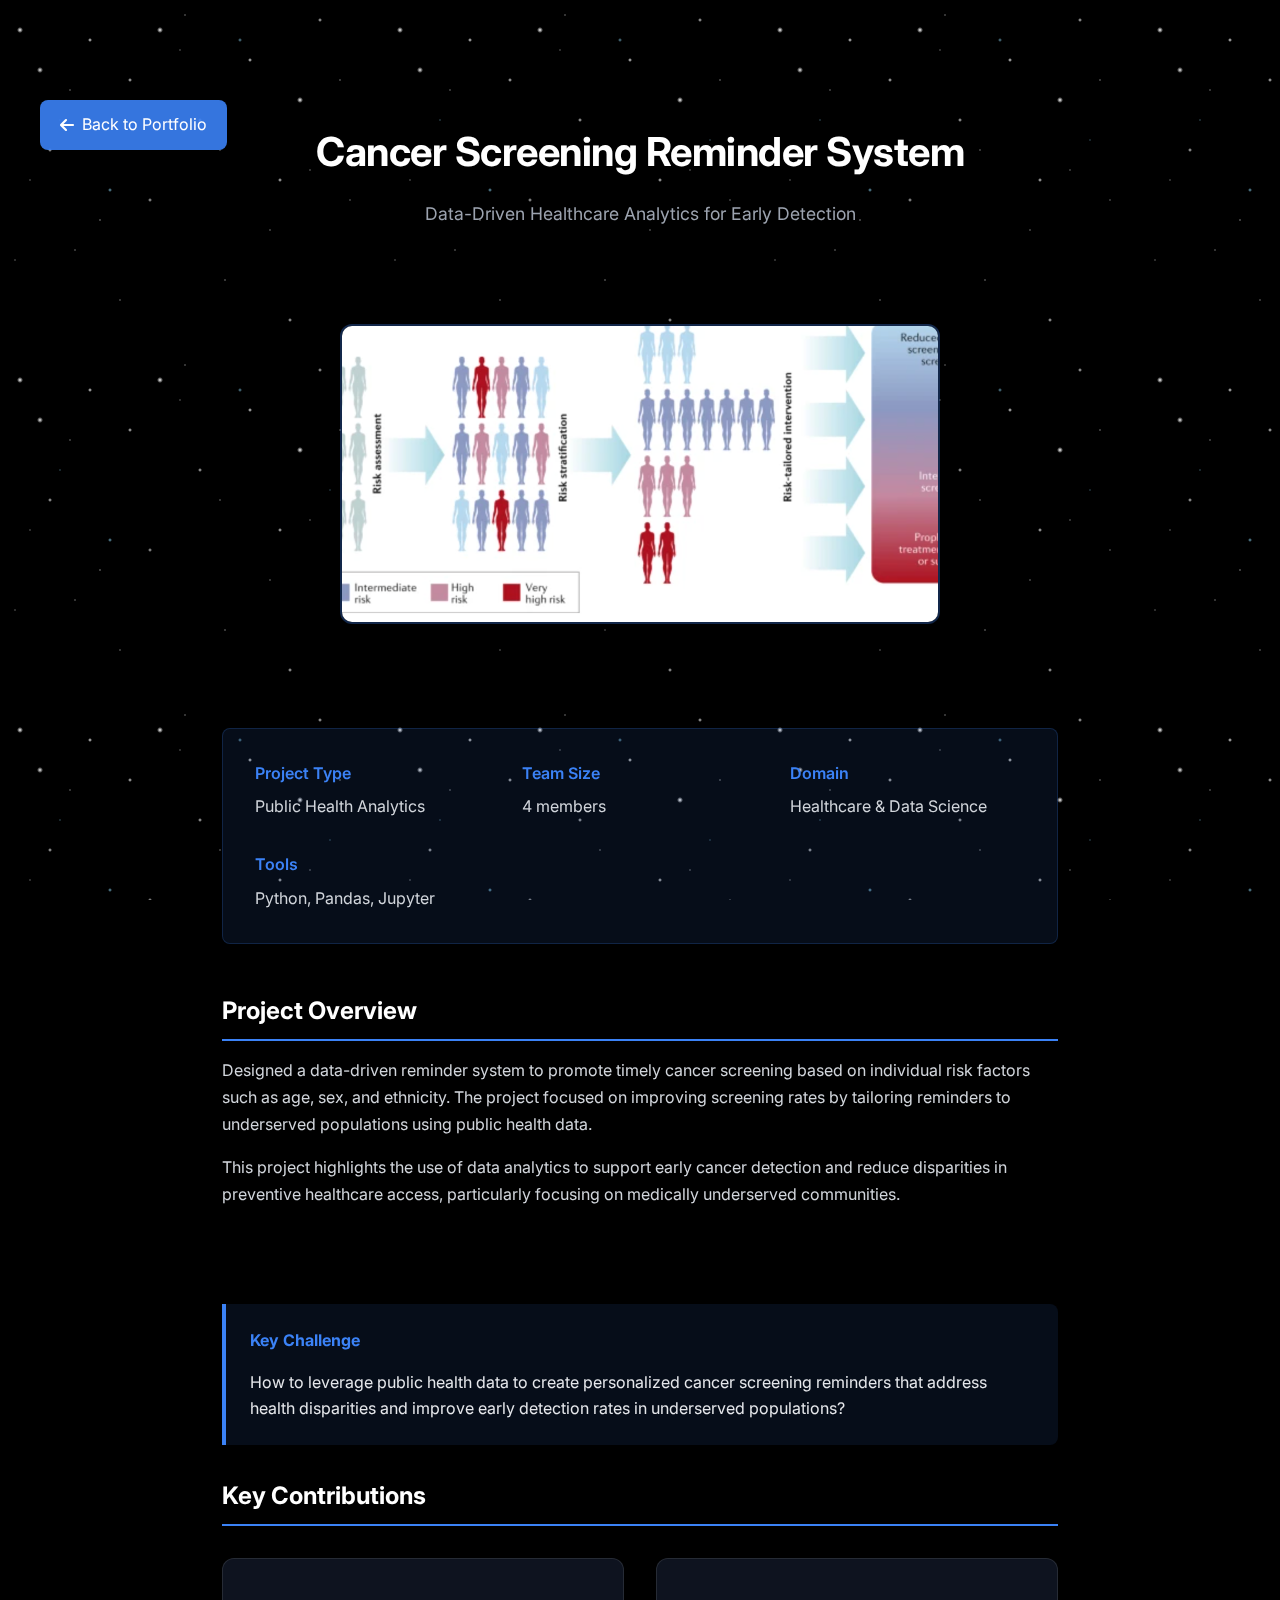
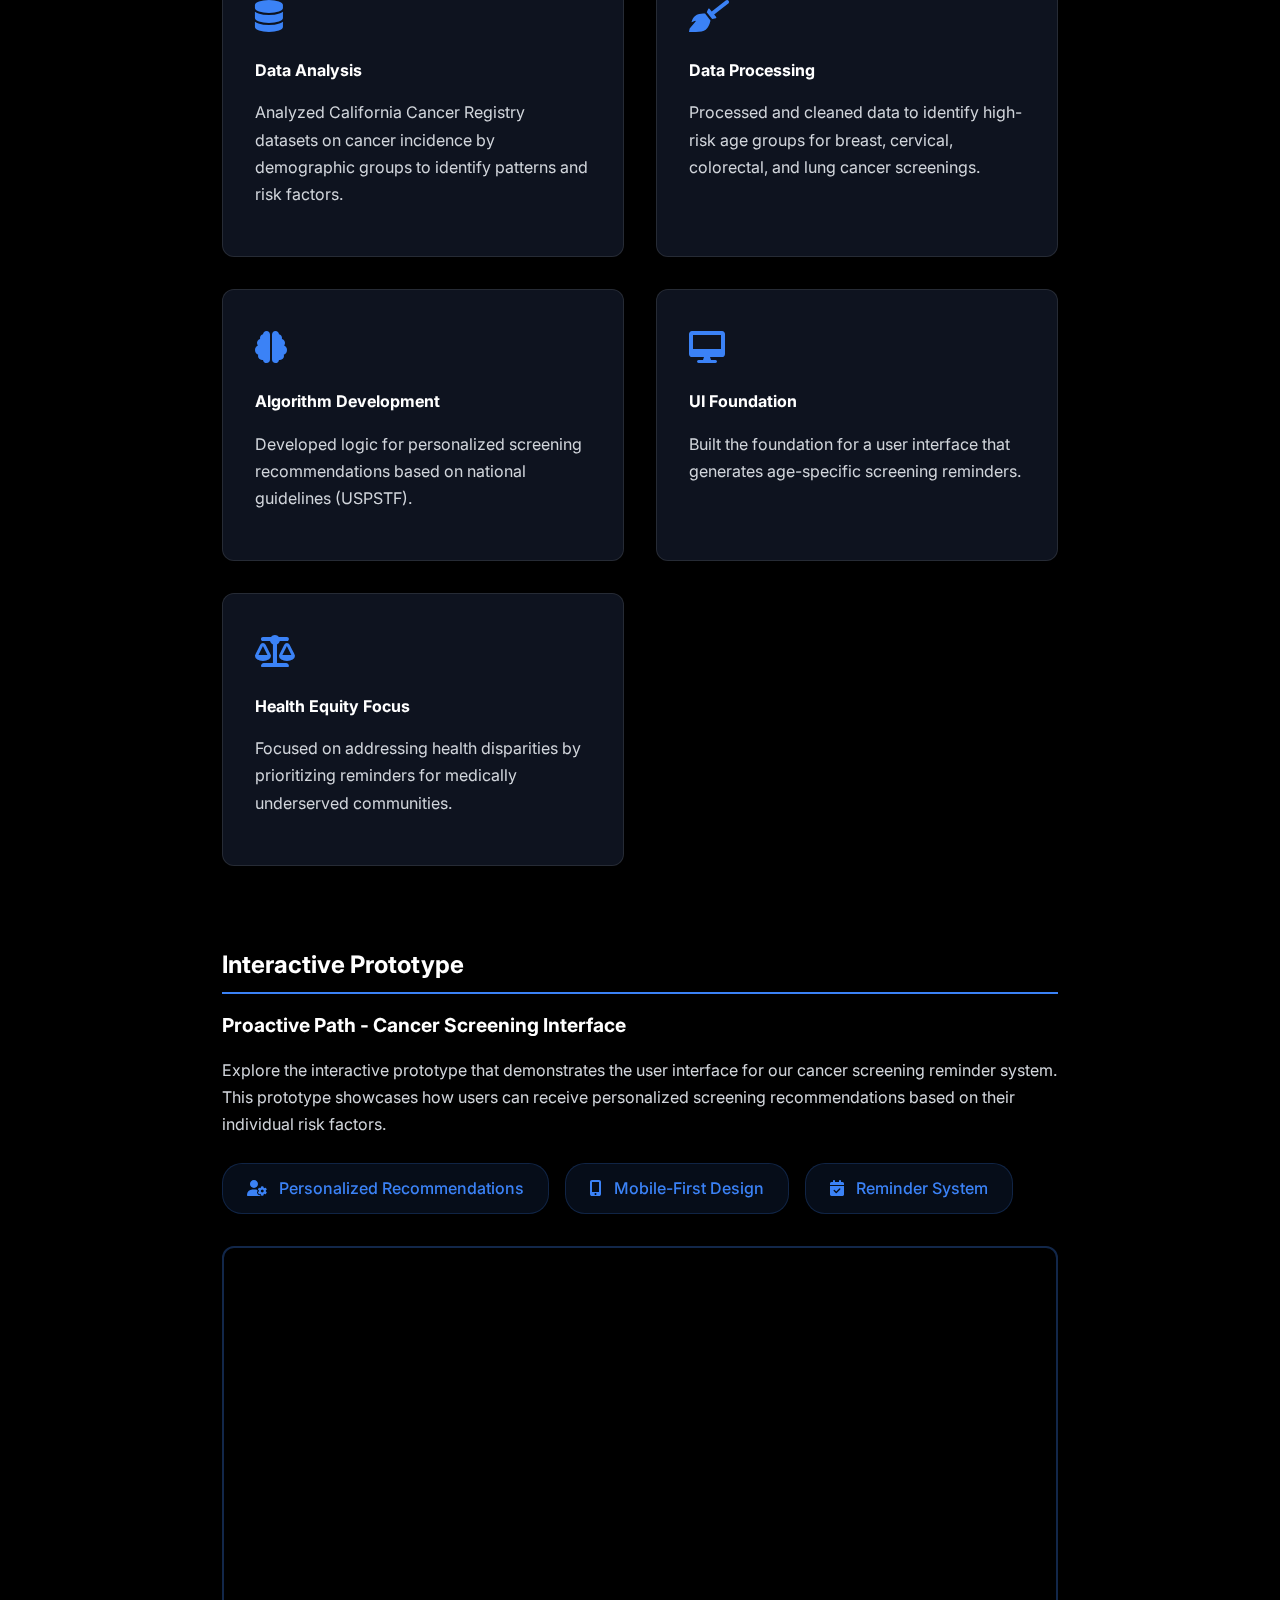
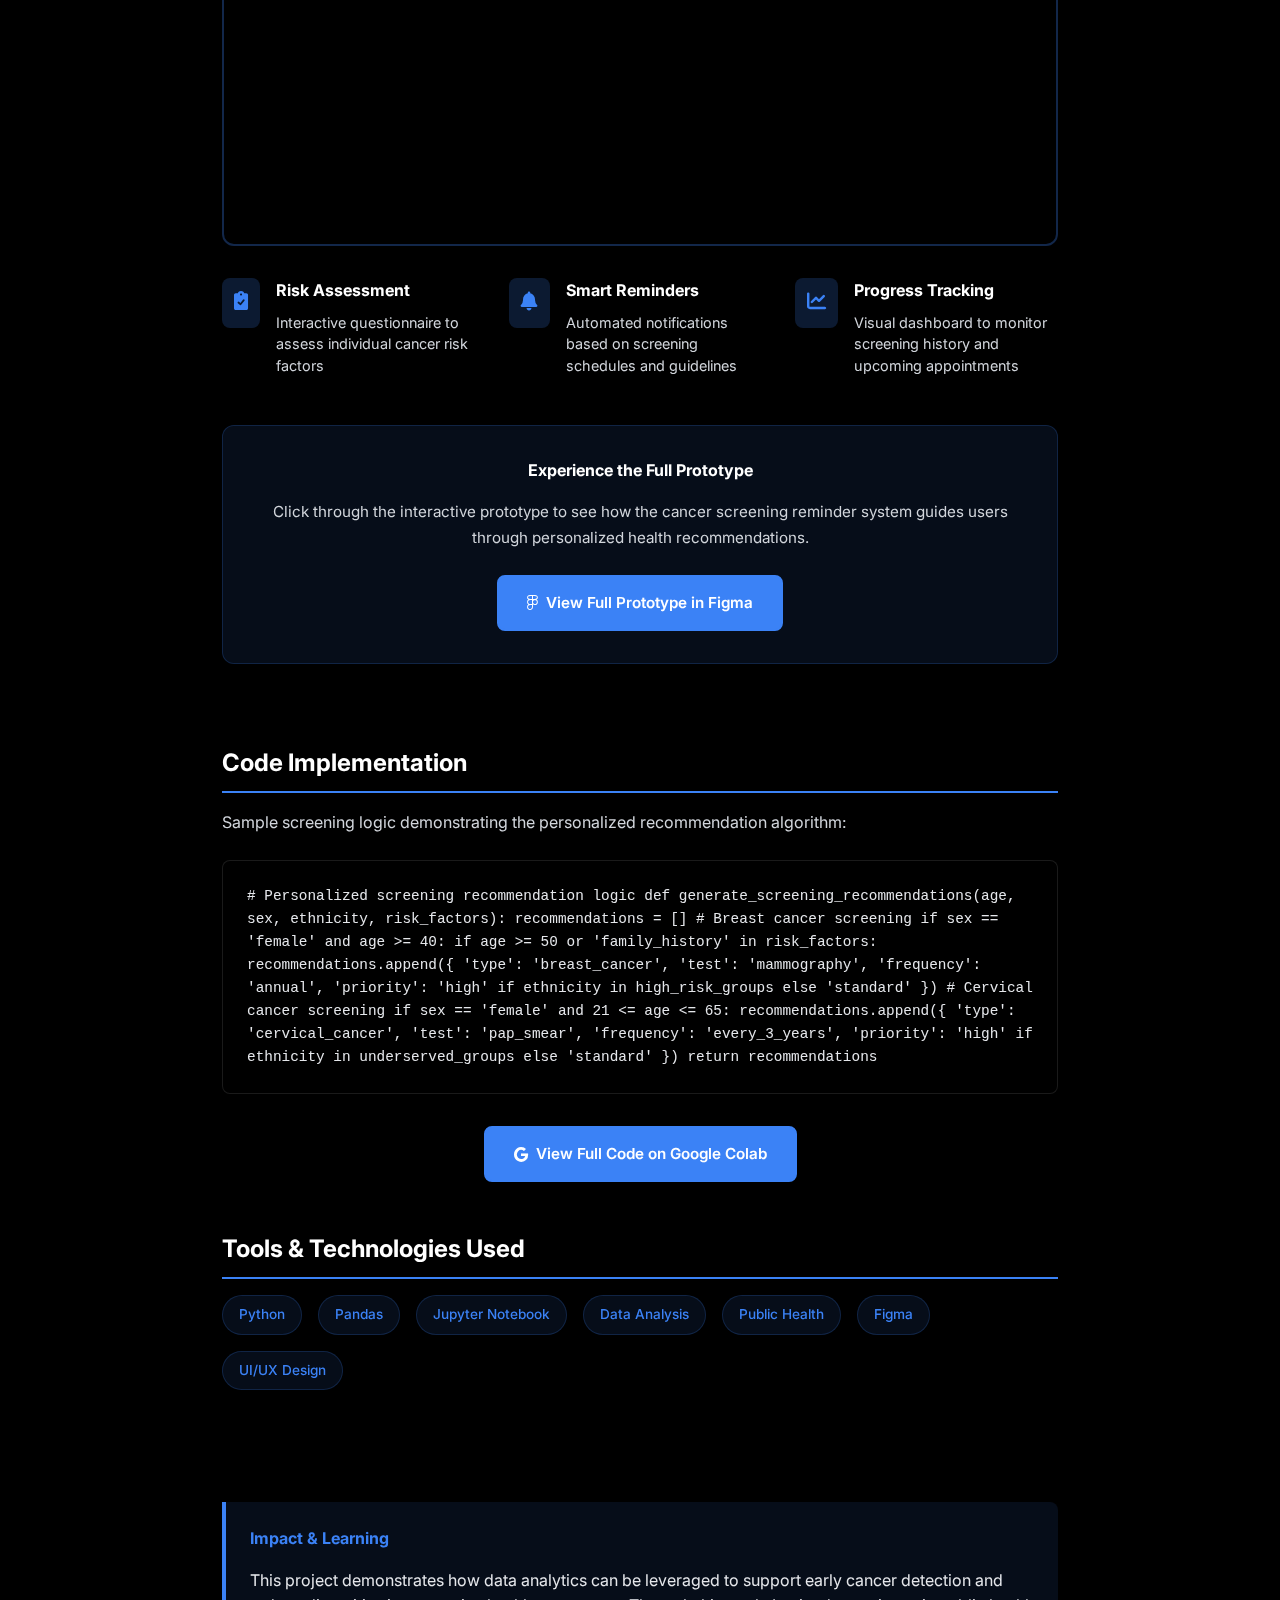
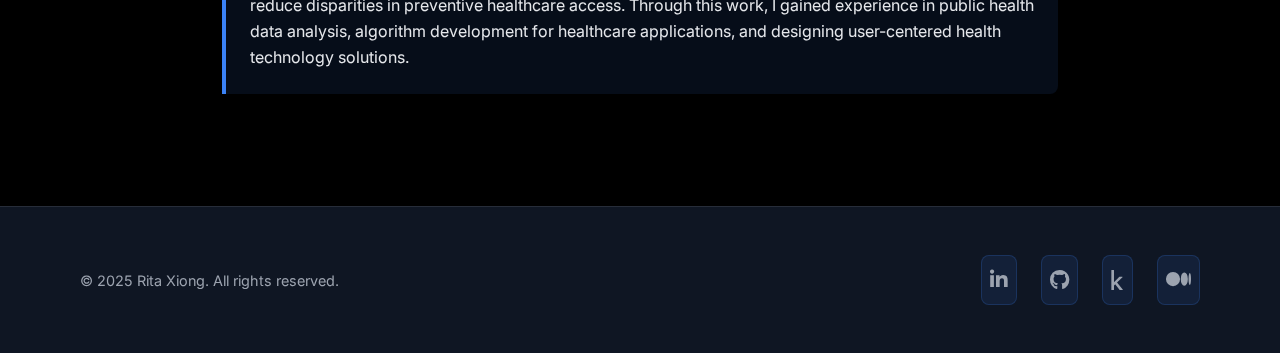
<file: cancer-screening.html>
<!DOCTYPE html>
<html lang="en">
<head>
    <meta charset="UTF-8">
    <meta name="viewport" content="width=device-width, initial-scale=1.0">
    <title>Cancer Screening Reminder System - Rita Xiong</title>
    <link rel="stylesheet" href="src/index.css">
    <link rel="stylesheet" href="https://cdnjs.cloudflare.com/ajax/libs/font-awesome/6.0.0/css/all.min.css">
    <link href="https://fonts.googleapis.com/css2?family=Inter:wght@300;400;500;600;700;800&display=swap" rel="stylesheet">
    <style>
        .project-detail {
            padding: 120px 0 80px;
            min-height: 100vh;
        }
        
        .project-header {
            text-align: center;
            margin-bottom: 4rem;
        }
        
        .project-hero-image {
            width: 100%;
            max-width: 600px;
            height: 300px;
            object-fit: cover;
            border-radius: 12px;
            margin: 2rem auto;
            box-shadow: 0 20px 40px rgba(0, 0, 0, 0.3);
            border: 2px solid rgba(59, 130, 246, 0.3);
        }
        
        .project-content {
            max-width: 900px;
            margin: 0 auto;
            padding: 0 2rem;
        }
        
        .project-meta {
            display: grid;
            grid-template-columns: repeat(auto-fit, minmax(200px, 1fr));
            gap: 2rem;
            margin-bottom: 3rem;
            padding: 2rem;
            background: rgba(59, 130, 246, 0.1);
            border-radius: 8px;
            border: 1px solid rgba(59, 130, 246, 0.2);
        }
        
        .meta-item h4 {
            color: #3b82f6;
            margin-bottom: 0.5rem;
            font-weight: 600;
        }
        
        .meta-item p {
            color: #d1d5db;
            margin: 0;
        }
        
        .project-section {
            margin-bottom: 3rem;
        }
        
        .project-section h3 {
            color: #ffffff;
            font-size: 1.5rem;
            margin-bottom: 1rem;
            border-bottom: 2px solid #3b82f6;
            padding-bottom: 0.5rem;
        }
        
        .project-section p, .project-section li {
            color: #d1d5db;
            line-height: 1.7;
            margin-bottom: 1rem;
        }
        
        .project-section ul {
            padding-left: 2rem;
        }
        
        .back-button {
            position: fixed;
            top: 100px;
            left: 40px;
            background: rgba(59, 130, 246, 0.9);
            color: white;
            padding: 12px 20px;
            border-radius: 8px;
            text-decoration: none;
            display: flex;
            align-items: center;
            gap: 0.5rem;
            transition: all 0.3s ease;
            z-index: 100;
        }
        
        .back-button:hover {
            background: #2563eb;
            transform: translateX(-5px);
        }
        
        .highlight-box {
            background: rgba(59, 130, 246, 0.1);
            border-left: 4px solid #3b82f6;
            padding: 1.5rem;
            margin: 2rem 0;
            border-radius: 0 8px 8px 0;
        }
        
        .highlight-box h4 {
            color: #3b82f6;
            margin-bottom: 1rem;
        }
        
        .code-block {
            background: rgba(0, 0, 0, 0.5);
            border: 1px solid rgba(255, 255, 255, 0.1);
            border-radius: 8px;
            padding: 1.5rem;
            margin: 1.5rem 0;
            font-family: 'Monaco', 'Menlo', monospace;
            font-size: 0.9rem;
            overflow-x: auto;
        }
        
        .code-block code {
            color: #e5e7eb;
        }
        
        .contributions-grid {
            display: grid;
            grid-template-columns: repeat(auto-fit, minmax(300px, 1fr));
            gap: 2rem;
            margin: 2rem 0;
        }
        
        .contribution-card {
            background: rgba(17, 24, 39, 0.8);
            padding: 2rem;
            border-radius: 12px;
            border: 1px solid rgba(255, 255, 255, 0.1);
            transition: all 0.3s ease;
        }
        
        .contribution-card:hover {
            transform: translateY(-5px);
            border-color: #3b82f6;
        }
        
        .contribution-icon {
            font-size: 2rem;
            color: #3b82f6;
            margin-bottom: 1rem;
        }
        
        .contribution-card h4 {
            color: #ffffff;
            margin-bottom: 1rem;
        }
        
        .prototype-container {
            position: relative;
            width: 100%;
            height: 600px;
            border-radius: 12px;
            overflow: hidden;
            border: 2px solid rgba(59, 130, 246, 0.3);
            margin: 2rem 0;
        }
        
        .prototype-features {
            display: grid;
            grid-template-columns: repeat(auto-fit, minmax(250px, 1fr));
            gap: 1.5rem;
            margin: 2rem 0;
        }
        
        .feature-item {
            display: flex;
            align-items: flex-start;
            gap: 1rem;
        }
        
        .feature-item h4 {
            color: #ffffff;
            margin-bottom: 0.5rem;
            font-size: 1rem;
        }
        
        @media (max-width: 768px) {
            .project-content {
                padding: 2rem 1.5rem;
                margin: 0 20px;
            }
            
            .back-button {
                left: 20px;
                padding: 10px 16px;
            }
            
            .project-hero-image {
                height: 250px;
            }
            
            .prototype-container {
                height: 400px;
            }
        }
    </style>
</head>
<body>
    <!-- Star Background -->
    <div class="star-background"></div>

    <!-- Back Button -->
    <a href="index.html#projects" class="back-button">
        <i class="fas fa-arrow-left"></i>
        Back to Portfolio
    </a>

    <!-- Project Detail Section -->
    <section class="project-detail">
        <div class="container">
            <div class="project-header">
                <h1 class="section-title">Cancer Screening Reminder System</h1>
                <p class="section-subtitle">Data-Driven Healthcare Analytics for Early Detection</p>
                <img src="images/cancer-screening.png" alt="Cancer Screening Reminder System" class="project-hero-image">
            </div>
            
            <div class="project-content">
                <div class="project-meta">
                    <div class="meta-item">
                        <h4>Project Type</h4>
                        <p>Public Health Analytics</p>
                    </div>
                    <div class="meta-item">
                        <h4>Team Size</h4>
                        <p>4 members</p>
                    </div>
                    <div class="meta-item">
                        <h4>Domain</h4>
                        <p>Healthcare & Data Science</p>
                    </div>
                    <div class="meta-item">
                        <h4>Tools</h4>
                        <p>Python, Pandas, Jupyter</p>
                    </div>
                </div>
                
                <div class="project-section">
                    <h3>Project Overview</h3>
                    <p>
                        Designed a data-driven reminder system to promote timely cancer screening based on individual risk factors such as age, sex, and ethnicity. The project focused on improving screening rates by tailoring reminders to underserved populations using public health data.
                    </p>
                    <p>
                        This project highlights the use of data analytics to support early cancer detection and reduce disparities in preventive healthcare access, particularly focusing on medically underserved communities.
                    </p>
                </div>
                
                <div class="highlight-box">
                    <h4>Key Challenge</h4>
                    <p>
                        How to leverage public health data to create personalized cancer screening reminders that address health disparities and improve early detection rates in underserved populations?
                    </p>
                </div>
                
                <div class="project-section">
                    <h3>Key Contributions</h3>
                    <div class="contributions-grid">
                        <div class="contribution-card">
                            <div class="contribution-icon">
                                <i class="fas fa-database"></i>
                            </div>
                            <h4>Data Analysis</h4>
                            <p>
                                Analyzed California Cancer Registry datasets on cancer incidence by demographic groups to identify patterns and risk factors.
                            </p>
                        </div>
                        <div class="contribution-card">
                            <div class="contribution-icon">
                                <i class="fas fa-broom"></i>
                            </div>
                            <h4>Data Processing</h4>
                            <p>
                                Processed and cleaned data to identify high-risk age groups for breast, cervical, colorectal, and lung cancer screenings.
                            </p>
                        </div>
                        <div class="contribution-card">
                            <div class="contribution-icon">
                                <i class="fas fa-brain"></i>
                            </div>
                            <h4>Algorithm Development</h4>
                            <p>
                                Developed logic for personalized screening recommendations based on national guidelines (USPSTF).
                            </p>
                        </div>
                        <div class="contribution-card">
                            <div class="contribution-icon">
                                <i class="fas fa-desktop"></i>
                            </div>
                            <h4>UI Foundation</h4>
                            <p>
                                Built the foundation for a user interface that generates age-specific screening reminders.
                            </p>
                        </div>
                        <div class="contribution-card">
                            <div class="contribution-icon">
                                <i class="fas fa-balance-scale"></i>
                            </div>
                            <h4>Health Equity Focus</h4>
                            <p>
                                Focused on addressing health disparities by prioritizing reminders for medically underserved communities.
                            </p>
                        </div>
                    </div>
                </div>

                <div class="project-section">
                    <h3>Interactive Prototype</h3>
                    <div style="margin-bottom: 2rem;">
                        <h4 style="color: #ffffff; margin-bottom: 1rem; font-size: 1.2rem;">Proactive Path - Cancer Screening Interface</h4>
                        <p style="color: #d1d5db; line-height: 1.7; margin-bottom: 1.5rem;">
                            Explore the interactive prototype that demonstrates the user interface for our cancer screening reminder system. 
                            This prototype showcases how users can receive personalized screening recommendations based on their individual risk factors.
                        </p>
                        <div style="display: flex; gap: 1rem; margin-bottom: 2rem; flex-wrap: wrap;">
                            <div style="background: rgba(59, 130, 246, 0.1); padding: 0.75rem 1.5rem; border-radius: 20px; border: 1px solid rgba(59, 130, 246, 0.2);">
                                <span style="color: #3b82f6; font-weight: 500;">
                                    <i class="fas fa-user-cog" style="margin-right: 0.5rem;"></i>
                                    Personalized Recommendations
                                </span>
                            </div>
                            <div style="background: rgba(59, 130, 246, 0.1); padding: 0.75rem 1.5rem; border-radius: 20px; border: 1px solid rgba(59, 130, 246, 0.2);">
                                <span style="color: #3b82f6; font-weight: 500;">
                                    <i class="fas fa-mobile-alt" style="margin-right: 0.5rem;"></i>
                                    Mobile-First Design
                                </span>
                            </div>
                            <div style="background: rgba(59, 130, 246, 0.1); padding: 0.75rem 1.5rem; border-radius: 20px; border: 1px solid rgba(59, 130, 246, 0.2);">
                                <span style="color: #3b82f6; font-weight: 500;">
                                    <i class="fas fa-calendar-check" style="margin-right: 0.5rem;"></i>
                                    Reminder System
                                </span>
                            </div>
                        </div>
                    </div>
                    
                    <!-- Figma Prototype Embed -->
                    <div class="prototype-container">
                        <iframe 
                            style="border: none; width: 100%; height: 100%;" 
                            src="https://www.figma.com/embed?embed_host=share&url=https%3A%2F%2Fwww.figma.com%2Fproto%2FLWaqiWKDZETI0VQyl6dJdJ%2FProactive-Path%3Fnode-id%3D158-260%26p%3Df%26t%3D3UPbQeDSLiO75uqc-1%26scaling%3Dscale-down%26content-scaling%3Dfixed%26page-id%3D0%253A1%26starting-point-node-id%3D158%253A260"
                            allowfullscreen>
                        </iframe>
                    </div>
                    
                    <!-- Prototype Features -->
                    <div class="prototype-features">
                        <div class="feature-item">
                            <div style="background: rgba(59, 130, 246, 0.2); padding: 0.75rem; border-radius: 8px; flex-shrink: 0;">
                                <i class="fas fa-clipboard-check" style="color: #3b82f6; font-size: 1.2rem;"></i>
                            </div>
                            <div>
                                <h4>Risk Assessment</h4>
                                <p style="color: #d1d5db; font-size: 0.9rem; line-height: 1.5;">Interactive questionnaire to assess individual cancer risk factors</p>
                            </div>
                        </div>
                        <div class="feature-item">
                            <div style="background: rgba(59, 130, 246, 0.2); padding: 0.75rem; border-radius: 8px; flex-shrink: 0;">
                                <i class="fas fa-bell" style="color: #3b82f6; font-size: 1.2rem;"></i>
                            </div>
                            <div>
                                <h4>Smart Reminders</h4>
                                <p style="color: #d1d5db; font-size: 0.9rem; line-height: 1.5;">Automated notifications based on screening schedules and guidelines</p>
                            </div>
                        </div>
                        <div class="feature-item">
                            <div style="background: rgba(59, 130, 246, 0.2); padding: 0.75rem; border-radius: 8px; flex-shrink: 0;">
                                <i class="fas fa-chart-line" style="color: #3b82f6; font-size: 1.2rem;"></i>
                            </div>
                            <div>
                                <h4>Progress Tracking</h4>
                                <p style="color: #d1d5db; font-size: 0.9rem; line-height: 1.5;">Visual dashboard to monitor screening history and upcoming appointments</p>
                            </div>
                        </div>
                    </div>
                    
                    <!-- Call to Action -->
                    <div style="text-align: center; padding: 2rem; background: rgba(59, 130, 246, 0.1); border-radius: 12px; border: 1px solid rgba(59, 130, 246, 0.2); margin: 2rem 0;">
                        <h4 style="color: #ffffff; margin-bottom: 1rem;">Experience the Full Prototype</h4>
                        <p style="color: #d1d5db; margin-bottom: 1.5rem; font-size: 0.95rem;">
                            Click through the interactive prototype to see how the cancer screening reminder system guides users through personalized health recommendations.
                        </p>
                        <a href="https://www.figma.com/proto/LWaqiWKDZETI0VQyl6dJdJ/Proactive-Path?node-id=158-260&p=f&t=3UPbQeDSLiO75uqc-1&scaling=scale-down&content-scaling=fixed&page-id=0%3A1&starting-point-node-id=158%3A260" 
                           target="_blank" 
                           class="btn btn-primary" 
                           style="display: inline-flex; align-items: center; gap: 0.5rem;">
                            <i class="fab fa-figma"></i>
                            View Full Prototype in Figma
                        </a>
                    </div>
                </div>
                
                <div class="project-section">
                    <h3>Code Implementation</h3>
                    <p>Sample screening logic demonstrating the personalized recommendation algorithm:</p>
                    <div class="code-block">
                        <code># Personalized screening recommendation logic
def generate_screening_recommendations(age, sex, ethnicity, risk_factors):
    recommendations = []
    
    # Breast cancer screening
    if sex == 'female' and age >= 40:
        if age >= 50 or 'family_history' in risk_factors:
            recommendations.append({
                'type': 'breast_cancer',
                'test': 'mammography',
                'frequency': 'annual',
                'priority': 'high' if ethnicity in high_risk_groups else 'standard'
            })
    
    # Cervical cancer screening
    if sex == 'female' and 21 <= age <= 65:
        recommendations.append({
            'type': 'cervical_cancer',
            'test': 'pap_smear',
            'frequency': 'every_3_years',
            'priority': 'high' if ethnicity in underserved_groups else 'standard'
        })
    
    return recommendations</code>
                    </div>
                    <div style="text-align: center; margin-top: 2rem;">
                        <a href="https://colab.research.google.com/drive/1fdGL-RDmj4mRwZk03XSyGvwA6SIrpOlL#scrollTo=wdR-oWb9Vdve&line=1&uniqifier=1" target="_blank" class="btn btn-primary">
                            <i class="fab fa-google"></i>
                            View Full Code on Google Colab
                        </a>
                    </div>
                </div>
                
                <div class="project-section">
                    <h3>Tools & Technologies Used</h3>
                    <div class="project-tech" style="display: flex; flex-wrap: wrap; gap: 1rem; justify-content: flex-start; margin-top: 1rem;">
                        <span class="tech-tag">Python</span>
                        <span class="tech-tag">Pandas</span>
                        <span class="tech-tag">Jupyter Notebook</span>
                        <span class="tech-tag">Data Analysis</span>
                        <span class="tech-tag">Public Health</span>
                        <span class="tech-tag">Figma</span>
                        <span class="tech-tag">UI/UX Design</span>
                    </div>
                </div>
                
                <div class="highlight-box">
                    <h4>Impact & Learning</h4>
                    <p>
                        This project demonstrates how data analytics can be leveraged to support early cancer detection and reduce disparities in preventive healthcare access. Through this work, I gained experience in public health data analysis, algorithm development for healthcare applications, and designing user-centered health technology solutions.
                    </p>
                </div>
            </div>
        </div>
    </section>

    <!-- Footer -->
    <footer class="footer">
        <div class="container">
            <p>&copy; 2025 Rita Xiong. All rights reserved.</p>
            <div class="social-links">
                <a href="#" aria-label="LinkedIn">
                    <i class="fab fa-linkedin-in"></i>
                </a>
                <a href="#" aria-label="GitHub">
                    <i class="fab fa-github"></i>
                </a>
                <a href="#" aria-label="Kaggle">
                    <i class="fab fa-kaggle"></i>
                </a>
                <a href="#" aria-label="Medium">
                    <i class="fab fa-medium"></i>
                </a>
            </div>
        </div>
    </footer>

    <script src="src/js/script.js"></script>
</body>
</html>
</file>
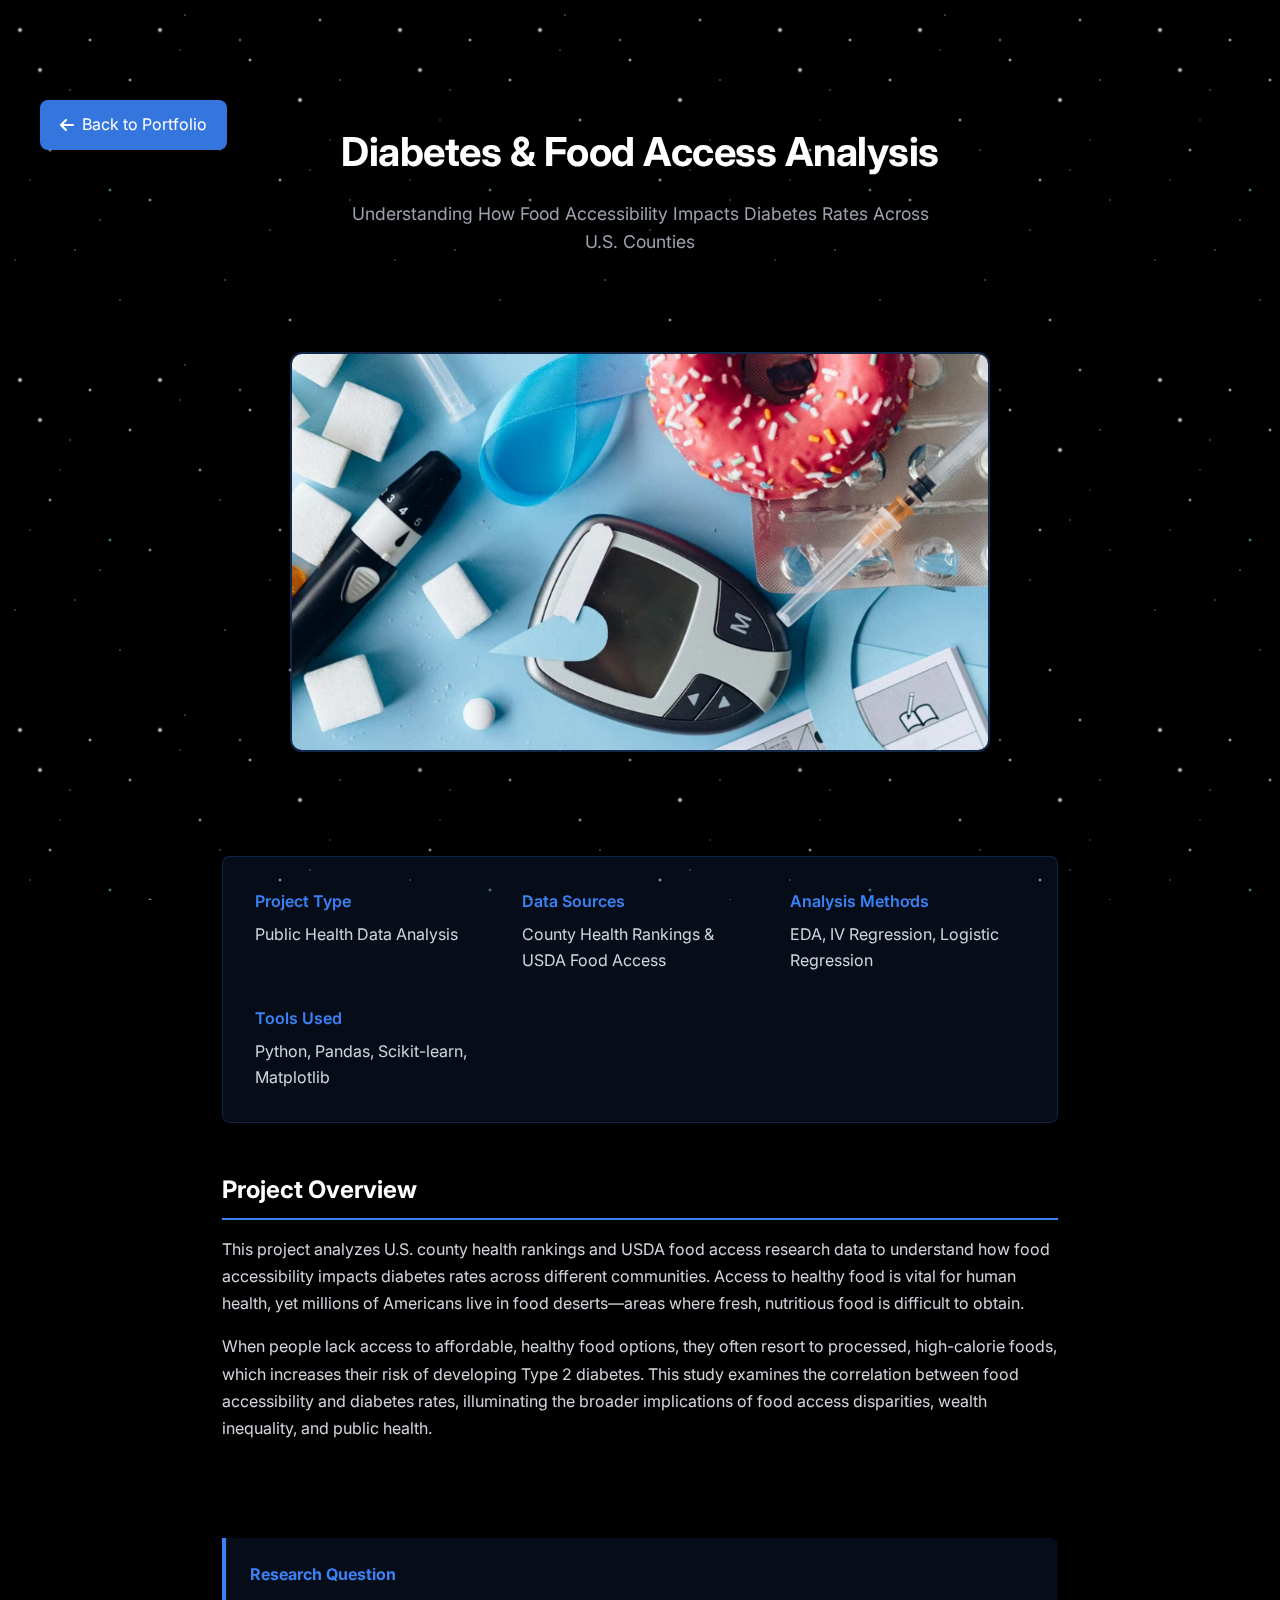
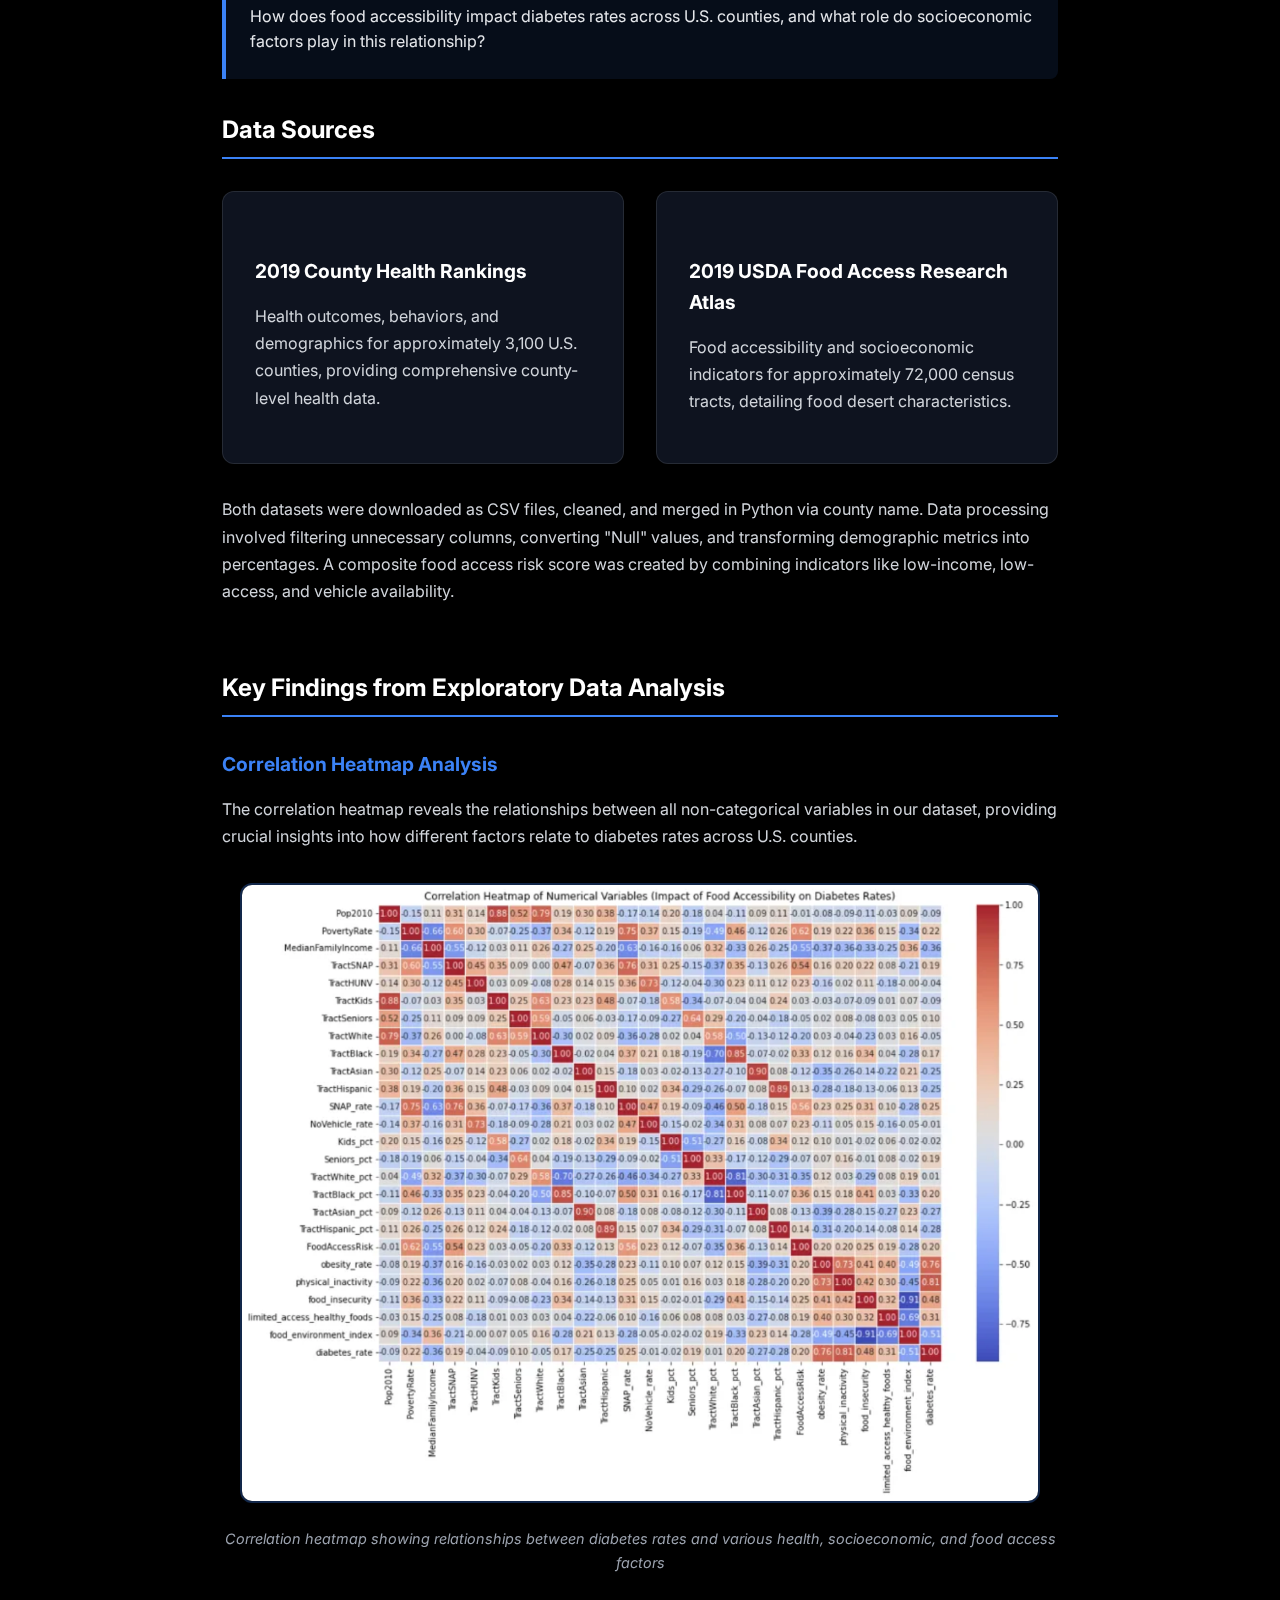
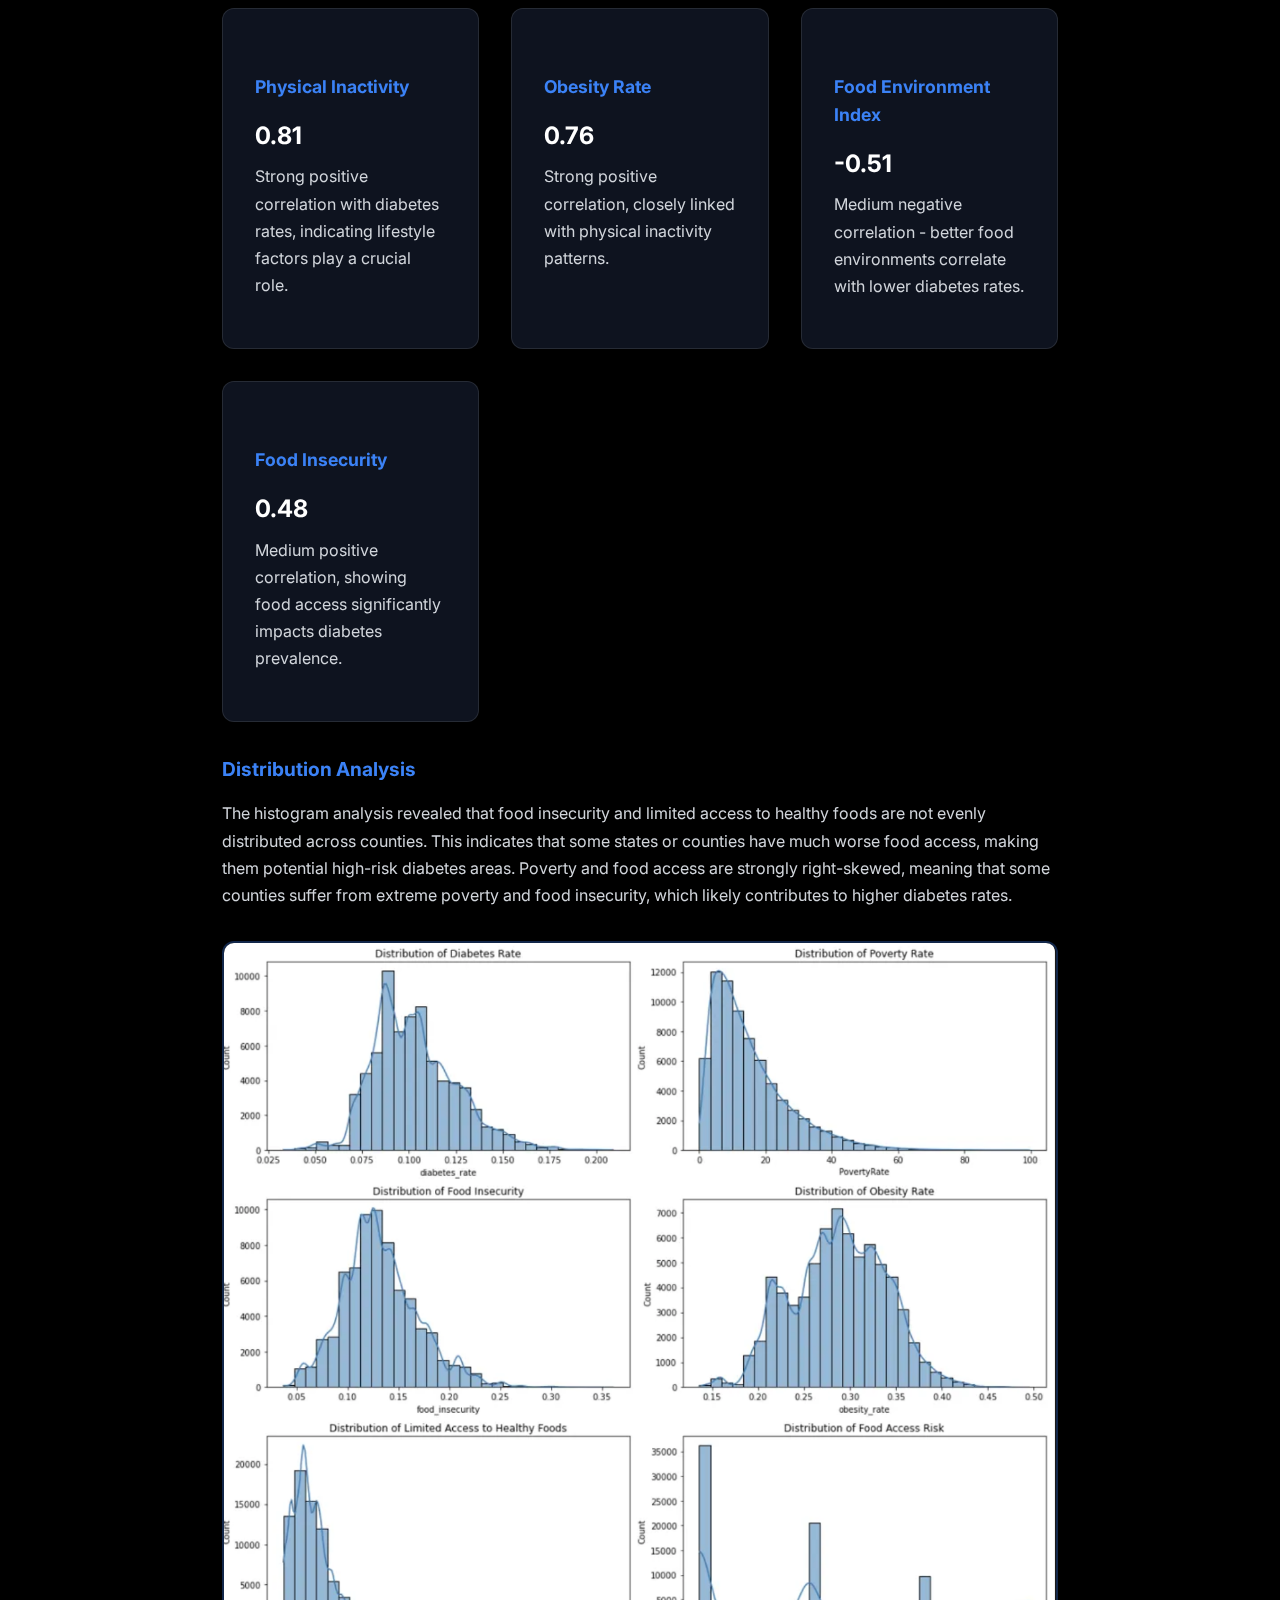
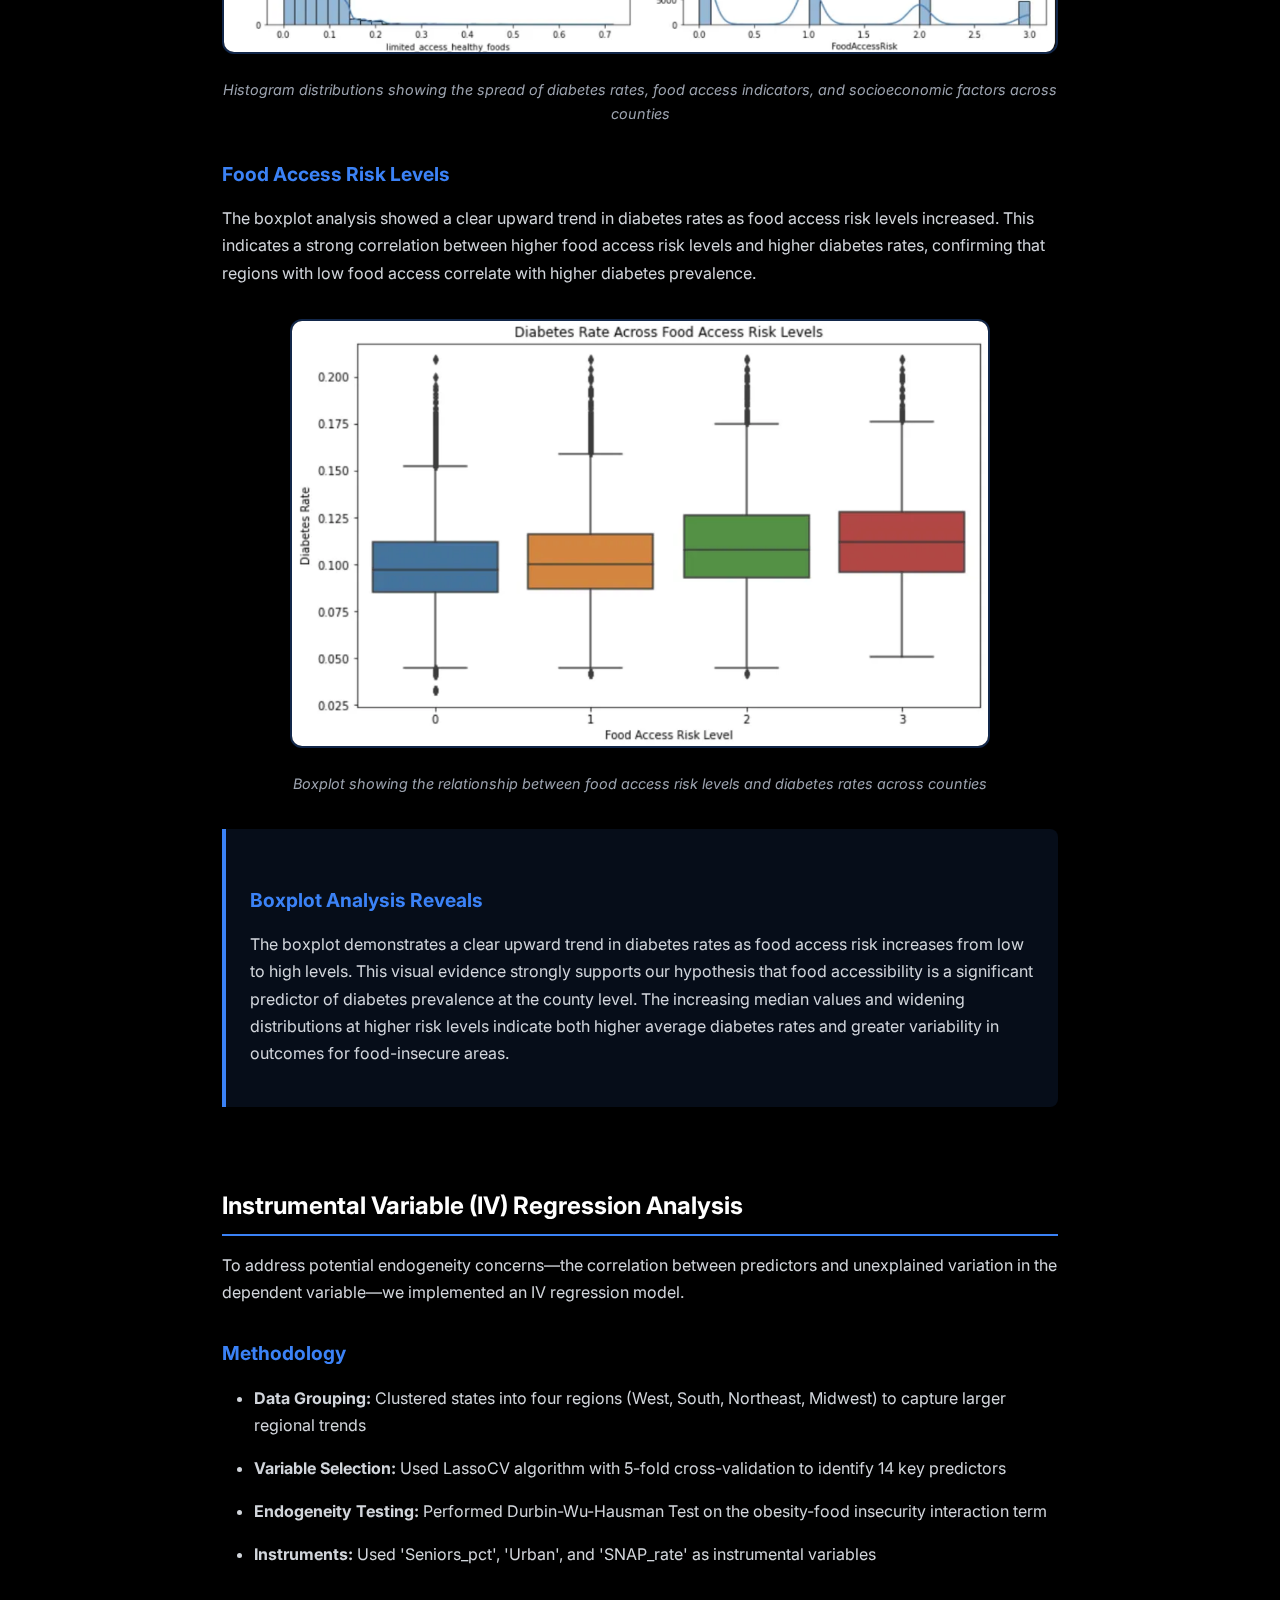
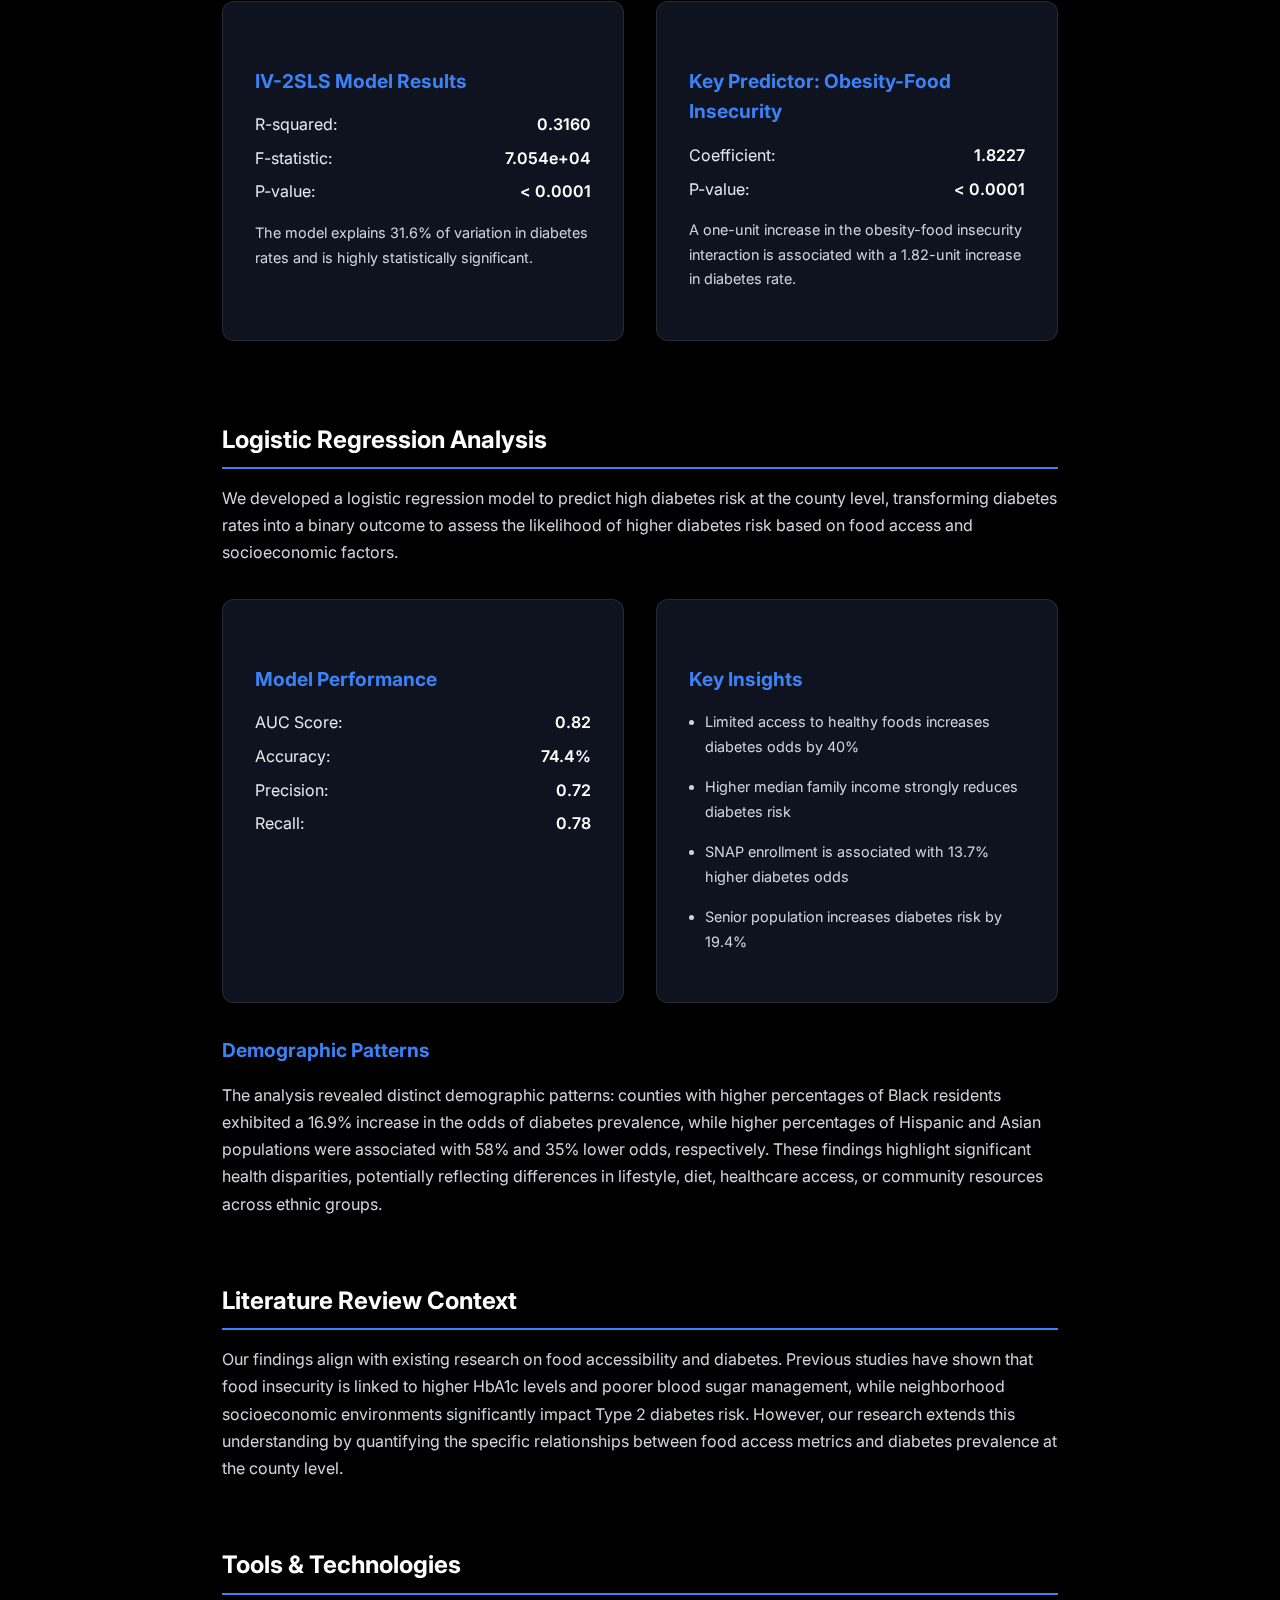
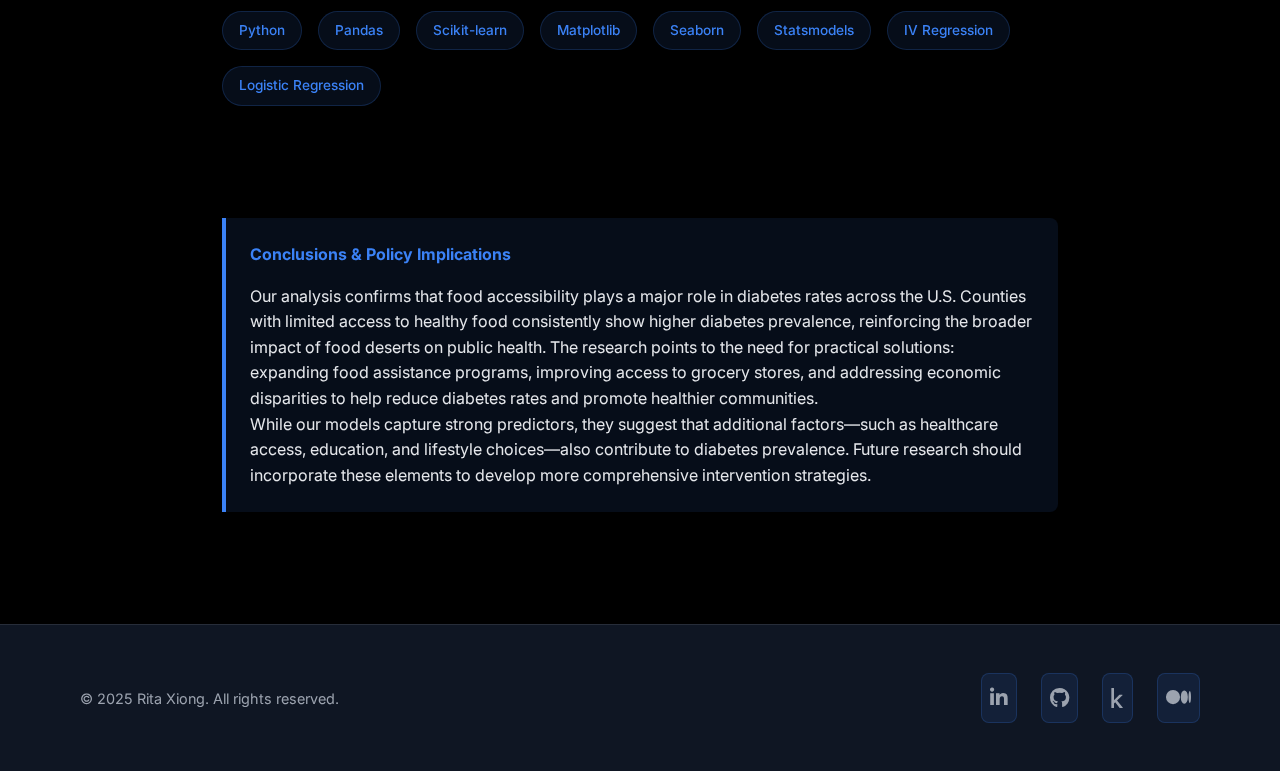
<file: diabetes-food.html>
<!DOCTYPE html>
<html lang="en">
<head>
    <meta charset="UTF-8">
    <meta name="viewport" content="width=device-width, initial-scale=1.0">
    <title>Diabetes & Food Access Analysis - Rita Xiong</title>
    <link rel="stylesheet" href="src/index.css">
    <link rel="stylesheet" href="https://cdnjs.cloudflare.com/ajax/libs/font-awesome/6.0.0/css/all.min.css">
    <link href="https://fonts.googleapis.com/css2?family=Inter:wght@300;400;500;600;700;800&display=swap" rel="stylesheet">
    <style>
        .project-detail {
            padding: 120px 0 80px;
            min-height: 100vh;
        }
        
        .project-header {
            text-align: center;
            margin-bottom: 4rem;
        }
        
        .project-hero-image {
            width: 100%;
            max-width: 700px;
            height: 400px;
            object-fit: cover;
            border-radius: 12px;
            margin: 2rem auto;
            box-shadow: 0 20px 40px rgba(0, 0, 0, 0.3);
            border: 2px solid rgba(59, 130, 246, 0.3);
        }
        
        .project-content {
            max-width: 900px;
            margin: 0 auto;
            padding: 0 2rem;
        }
        
        .project-meta {
            display: grid;
            grid-template-columns: repeat(auto-fit, minmax(200px, 1fr));
            gap: 2rem;
            margin-bottom: 3rem;
            padding: 2rem;
            background: rgba(59, 130, 246, 0.1);
            border-radius: 8px;
            border: 1px solid rgba(59, 130, 246, 0.2);
        }
        
        .meta-item h4 {
            color: #3b82f6;
            margin-bottom: 0.5rem;
            font-weight: 600;
        }
        
        .meta-item p {
            color: #d1d5db;
            margin: 0;
        }
        
        .project-section {
            margin-bottom: 3rem;
        }
        
        .project-section h3 {
            color: #ffffff;
            font-size: 1.5rem;
            margin-bottom: 1rem;
            border-bottom: 2px solid #3b82f6;
            padding-bottom: 0.5rem;
        }
        
        .project-section h4 {
            color: #3b82f6;
            font-size: 1.2rem;
            margin-bottom: 1rem;
            margin-top: 2rem;
        }
        
        .project-section p, .project-section li {
            color: #d1d5db;
            line-height: 1.7;
            margin-bottom: 1rem;
        }
        
        .project-section ul {
            padding-left: 2rem;
        }
        
        .back-button {
            position: fixed;
            top: 100px;
            left: 40px;
            background: rgba(59, 130, 246, 0.9);
            color: white;
            padding: 12px 20px;
            border-radius: 8px;
            text-decoration: none;
            display: flex;
            align-items: center;
            gap: 0.5rem;
            transition: all 0.3s ease;
            z-index: 100;
        }
        
        .back-button:hover {
            background: #2563eb;
            transform: translateX(-5px);
        }
        
        .highlight-box {
            background: rgba(59, 130, 246, 0.1);
            border-left: 4px solid #3b82f6;
            padding: 1.5rem;
            margin: 2rem 0;
            border-radius: 0 8px 8px 0;
        }
        
        .highlight-box h4 {
            color: #3b82f6;
            margin-bottom: 1rem;
        }
        
        .data-sources {
            display: grid;
            grid-template-columns: repeat(auto-fit, minmax(300px, 1fr));
            gap: 2rem;
            margin: 2rem 0;
        }
        
        .data-source-card {
            background: rgba(17, 24, 39, 0.8);
            padding: 2rem;
            border-radius: 12px;
            border: 1px solid rgba(255, 255, 255, 0.1);
            transition: all 0.3s ease;
        }
        
        .data-source-card:hover {
            transform: translateY(-5px);
            border-color: #3b82f6;
        }
        
        .data-source-card h4 {
            color: #ffffff;
            margin-bottom: 1rem;
        }
        
        .findings-grid {
            display: grid;
            grid-template-columns: repeat(auto-fit, minmax(250px, 1fr));
            gap: 2rem;
            margin: 2rem 0;
        }
        
        .finding-card {
            background: rgba(17, 24, 39, 0.8);
            padding: 2rem;
            border-radius: 12px;
            border: 1px solid rgba(255, 255, 255, 0.1);
            transition: all 0.3s ease;
        }
        
        .finding-card:hover {
            transform: translateY(-5px);
            border-color: #3b82f6;
        }
        
        .finding-card h4 {
            color: #3b82f6;
            margin-bottom: 1rem;
            font-size: 1.1rem;
        }
        
        .correlation-value {
            font-size: 1.5rem;
            font-weight: 700;
            color: #ffffff;
            margin-bottom: 0.5rem;
        }
        
        .model-results {
            display: grid;
            grid-template-columns: repeat(auto-fit, minmax(300px, 1fr));
            gap: 2rem;
            margin: 2rem 0;
        }
        
        .model-card {
            background: rgba(17, 24, 39, 0.8);
            padding: 2rem;
            border-radius: 12px;
            border: 1px solid rgba(255, 255, 255, 0.1);
        }
        
        .model-card h4 {
            color: #3b82f6;
            margin-bottom: 1rem;
        }
        
        .metric {
            display: flex;
            justify-content: space-between;
            margin-bottom: 0.5rem;
        }
        
        .metric-value {
            font-weight: 600;
            color: #ffffff;
        }
        
        @media (max-width: 768px) {
            .project-content {
                padding: 2rem 1.5rem;
                margin: 0 20px;
            }
            
            .back-button {
                left: 20px;
                padding: 10px 16px;
            }
            
            .project-hero-image {
                height: 300px;
            }
        }
    </style>
</head>
<body>
    <!-- Star Background -->
    <div class="star-background"></div>

    <!-- Back Button -->
    <a href="index.html#projects" class="back-button">
        <i class="fas fa-arrow-left"></i>
        Back to Portfolio
    </a>

    <!-- Project Detail Section -->
    <section class="project-detail">
        <div class="container">
            <div class="project-header">
                <h1 class="section-title">Diabetes & Food Access Analysis</h1>
                <p class="section-subtitle">Understanding How Food Accessibility Impacts Diabetes Rates Across U.S. Counties</p>
                <img src="images/diabetes_food.png" alt="Diabetes and Food Access Analysis" class="project-hero-image">
            </div>
            
            <div class="project-content">
                <div class="project-meta">
                    <div class="meta-item">
                        <h4>Project Type</h4>
                        <p>Public Health Data Analysis</p>
                    </div>
                    <div class="meta-item">
                        <h4>Data Sources</h4>
                        <p>County Health Rankings & USDA Food Access</p>
                    </div>
                    <div class="meta-item">
                        <h4>Analysis Methods</h4>
                        <p>EDA, IV Regression, Logistic Regression</p>
                    </div>
                    <div class="meta-item">
                        <h4>Tools Used</h4>
                        <p>Python, Pandas, Scikit-learn, Matplotlib</p>
                    </div>
                </div>
                
                <div class="project-section">
                    <h3>Project Overview</h3>
                    <p>
                        This project analyzes U.S. county health rankings and USDA food access research data to understand how food accessibility impacts diabetes rates across different communities. Access to healthy food is vital for human health, yet millions of Americans live in food deserts—areas where fresh, nutritious food is difficult to obtain.
                    </p>
                    <p>
                        When people lack access to affordable, healthy food options, they often resort to processed, high-calorie foods, which increases their risk of developing Type 2 diabetes. This study examines the correlation between food accessibility and diabetes rates, illuminating the broader implications of food access disparities, wealth inequality, and public health.
                    </p>
                </div>
                
                <div class="highlight-box">
                    <h4>Research Question</h4>
                    <p>
                        How does food accessibility impact diabetes rates across U.S. counties, and what role do socioeconomic factors play in this relationship?
                    </p>
                </div>
                
                <div class="project-section">
                    <h3>Data Sources</h3>
                    <div class="data-sources">
                        <div class="data-source-card">
                            <h4>2019 County Health Rankings</h4>
                            <p>
                                Health outcomes, behaviors, and demographics for approximately 3,100 U.S. counties, providing comprehensive county-level health data.
                            </p>
                        </div>
                        <div class="data-source-card">
                            <h4>2019 USDA Food Access Research Atlas</h4>
                            <p>
                                Food accessibility and socioeconomic indicators for approximately 72,000 census tracts, detailing food desert characteristics.
                            </p>
                        </div>
                    </div>
                    <p>
                        Both datasets were downloaded as CSV files, cleaned, and merged in Python via county name. Data processing involved filtering unnecessary columns, converting "Null" values, and transforming demographic metrics into percentages. A composite food access risk score was created by combining indicators like low-income, low-access, and vehicle availability.
                    </p>
                </div>
                
                <div class="project-section">
                    <h3>Key Findings from Exploratory Data Analysis</h3>
                    
                    <h4>Correlation Heatmap Analysis</h4>
                    <p>
                        The correlation heatmap reveals the relationships between all non-categorical variables in our dataset, providing crucial insights into how different factors relate to diabetes rates across U.S. counties.
                    </p>
                    
                    <div style="text-align: center; margin: 2rem 0;">
                        <img src="images/heatmap-df.png" alt="Correlation Heatmap of Health and Socioeconomic Factors" style="width: 100%; max-width: 800px; height: auto; border-radius: 12px; box-shadow: 0 10px 30px rgba(0, 0, 0, 0.3); border: 2px solid rgba(59, 130, 246, 0.3);">
                        <p style="color: #9ca3af; font-size: 0.9rem; margin-top: 1rem; font-style: italic;">
                            Correlation heatmap showing relationships between diabetes rates and various health, socioeconomic, and food access factors
                        </p>
                    </div>
                    
                    <div class="findings-grid">
                        <div class="finding-card">
                            <h4>Physical Inactivity</h4>
                            <div class="correlation-value">0.81</div>
                            <p>Strong positive correlation with diabetes rates, indicating lifestyle factors play a crucial role.</p>
                        </div>
                        <div class="finding-card">
                            <h4>Obesity Rate</h4>
                            <div class="correlation-value">0.76</div>
                            <p>Strong positive correlation, closely linked with physical inactivity patterns.</p>
                        </div>
                        <div class="finding-card">
                            <h4>Food Environment Index</h4>
                            <div class="correlation-value">-0.51</div>
                            <p>Medium negative correlation - better food environments correlate with lower diabetes rates.</p>
                        </div>
                        <div class="finding-card">
                            <h4>Food Insecurity</h4>
                            <div class="correlation-value">0.48</div>
                            <p>Medium positive correlation, showing food access significantly impacts diabetes prevalence.</p>
                        </div>
                    </div>
                    
                    <h4>Distribution Analysis</h4>
                    <p>
                        The histogram analysis revealed that food insecurity and limited access to healthy foods are not evenly distributed across counties. This indicates that some states or counties have much worse food access, making them potential high-risk diabetes areas. Poverty and food access are strongly right-skewed, meaning that some counties suffer from extreme poverty and food insecurity, which likely contributes to higher diabetes rates.
                    </p>
                    
                    <div style="text-align: center; margin: 2rem 0;">
                        <img src="images/hist-df.png" alt="Distribution of Key Health and Socioeconomic Indicators" style="width: 100%; max-width: 900px; height: auto; border-radius: 12px; box-shadow: 0 10px 30px rgba(0, 0, 0, 0.3); border: 2px solid rgba(59, 130, 246, 0.3);">
                        <p style="color: #9ca3af; font-size: 0.9rem; margin-top: 1rem; font-style: italic;">
                            Histogram distributions showing the spread of diabetes rates, food access indicators, and socioeconomic factors across counties
                        </p>
                    </div>
                    
                    <h4>Food Access Risk Levels</h4>
                    <p>
                        The boxplot analysis showed a clear upward trend in diabetes rates as food access risk levels increased. This indicates a strong correlation between higher food access risk levels and higher diabetes rates, confirming that regions with low food access correlate with higher diabetes prevalence.
                    </p>
                    
                    <div style="text-align: center; margin: 2rem 0;">
                        <img src="images/box-df.png" alt="Diabetes Rates by Food Access Risk Level" style="width: 100%; max-width: 700px; height: auto; border-radius: 12px; box-shadow: 0 10px 30px rgba(0, 0, 0, 0.3); border: 2px solid rgba(59, 130, 246, 0.3);">
                        <p style="color: #9ca3af; font-size: 0.9rem; margin-top: 1rem; font-style: italic;">
                            Boxplot showing the relationship between food access risk levels and diabetes rates across counties
                        </p>
                    </div>
                    
                    <div class="highlight-box">
                        <h4>Boxplot Analysis Reveals</h4>
                        <p>
                            The boxplot demonstrates a clear upward trend in diabetes rates as food access risk increases from low to high levels. This visual evidence strongly supports our hypothesis that food accessibility is a significant predictor of diabetes prevalence at the county level. The increasing median values and widening distributions at higher risk levels indicate both higher average diabetes rates and greater variability in outcomes for food-insecure areas.
                        </p>
                    </div>
                </div>
                
                <div class="project-section">
                    <h3>Instrumental Variable (IV) Regression Analysis</h3>
                    <p>
                        To address potential endogeneity concerns—the correlation between predictors and unexplained variation in the dependent variable—we implemented an IV regression model.
                    </p>
                    
                    <h4>Methodology</h4>
                    <ul>
                        <li><strong>Data Grouping:</strong> Clustered states into four regions (West, South, Northeast, Midwest) to capture larger regional trends</li>
                        <li><strong>Variable Selection:</strong> Used LassoCV algorithm with 5-fold cross-validation to identify 14 key predictors</li>
                        <li><strong>Endogeneity Testing:</strong> Performed Durbin-Wu-Hausman Test on the obesity-food insecurity interaction term</li>
                        <li><strong>Instruments:</strong> Used 'Seniors_pct', 'Urban', and 'SNAP_rate' as instrumental variables</li>
                    </ul>
                    
                    <div class="model-results">
                        <div class="model-card">
                            <h4>IV-2SLS Model Results</h4>
                            <div class="metric">
                                <span>R-squared:</span>
                                <span class="metric-value">0.3160</span>
                            </div>
                            <div class="metric">
                                <span>F-statistic:</span>
                                <span class="metric-value">7.054e+04</span>
                            </div>
                            <div class="metric">
                                <span>P-value:</span>
                                <span class="metric-value">&lt; 0.0001</span>
                            </div>
                            <p style="margin-top: 1rem; font-size: 0.9rem;">
                                The model explains 31.6% of variation in diabetes rates and is highly statistically significant.
                            </p>
                        </div>
                        <div class="model-card">
                            <h4>Key Predictor: Obesity-Food Insecurity</h4>
                            <div class="metric">
                                <span>Coefficient:</span>
                                <span class="metric-value">1.8227</span>
                            </div>
                            <div class="metric">
                                <span>P-value:</span>
                                <span class="metric-value">&lt; 0.0001</span>
                            </div>
                            <p style="margin-top: 1rem; font-size: 0.9rem;">
                                A one-unit increase in the obesity-food insecurity interaction is associated with a 1.82-unit increase in diabetes rate.
                            </p>
                        </div>
                    </div>
                </div>
                
                <div class="project-section">
                    <h3>Logistic Regression Analysis</h3>
                    <p>
                        We developed a logistic regression model to predict high diabetes risk at the county level, transforming diabetes rates into a binary outcome to assess the likelihood of higher diabetes risk based on food access and socioeconomic factors.
                    </p>
                    
                    <div class="model-results">
                        <div class="model-card">
                            <h4>Model Performance</h4>
                            <div class="metric">
                                <span>AUC Score:</span>
                                <span class="metric-value">0.82</span>
                            </div>
                            <div class="metric">
                                <span>Accuracy:</span>
                                <span class="metric-value">74.4%</span>
                            </div>
                            <div class="metric">
                                <span>Precision:</span>
                                <span class="metric-value">0.72</span>
                            </div>
                            <div class="metric">
                                <span>Recall:</span>
                                <span class="metric-value">0.78</span>
                            </div>
                        </div>
                        <div class="model-card">
                            <h4>Key Insights</h4>
                            <ul style="margin: 0; padding-left: 1rem; font-size: 0.9rem;">
                                <li>Limited access to healthy foods increases diabetes odds by 40%</li>
                                <li>Higher median family income strongly reduces diabetes risk</li>
                                <li>SNAP enrollment is associated with 13.7% higher diabetes odds</li>
                                <li>Senior population increases diabetes risk by 19.4%</li>
                            </ul>
                        </div>
                    </div>
                    
                    <h4>Demographic Patterns</h4>
                    <p>
                        The analysis revealed distinct demographic patterns: counties with higher percentages of Black residents exhibited a 16.9% increase in the odds of diabetes prevalence, while higher percentages of Hispanic and Asian populations were associated with 58% and 35% lower odds, respectively. These findings highlight significant health disparities, potentially reflecting differences in lifestyle, diet, healthcare access, or community resources across ethnic groups.
                    </p>
                </div>
                
                <div class="project-section">
                    <h3>Literature Review Context</h3>
                    <p>
                        Our findings align with existing research on food accessibility and diabetes. Previous studies have shown that food insecurity is linked to higher HbA1c levels and poorer blood sugar management, while neighborhood socioeconomic environments significantly impact Type 2 diabetes risk. However, our research extends this understanding by quantifying the specific relationships between food access metrics and diabetes prevalence at the county level.
                    </p>
                </div>
                
                <div class="project-section">
                    <h3>Tools & Technologies</h3>
                    <div class="project-tech" style="display: flex; flex-wrap: wrap; gap: 1rem; justify-content: flex-start; margin-top: 1rem;">
                        <span class="tech-tag">Python</span>
                        <span class="tech-tag">Pandas</span>
                        <span class="tech-tag">Scikit-learn</span>
                        <span class="tech-tag">Matplotlib</span>
                        <span class="tech-tag">Seaborn</span>
                        <span class="tech-tag">Statsmodels</span>
                        <span class="tech-tag">IV Regression</span>
                        <span class="tech-tag">Logistic Regression</span>
                    </div>
                </div>
                
                <div class="highlight-box">
                    <h4>Conclusions & Policy Implications</h4>
                    <p>
                        Our analysis confirms that food accessibility plays a major role in diabetes rates across the U.S. Counties with limited access to healthy food consistently show higher diabetes prevalence, reinforcing the broader impact of food deserts on public health. The research points to the need for practical solutions: expanding food assistance programs, improving access to grocery stores, and addressing economic disparities to help reduce diabetes rates and promote healthier communities.
                    </p>
                    <p>
                        While our models capture strong predictors, they suggest that additional factors—such as healthcare access, education, and lifestyle choices—also contribute to diabetes prevalence. Future research should incorporate these elements to develop more comprehensive intervention strategies.
                    </p>
                </div>
            </div>
        </div>
    </section>

    <!-- Footer -->
    <footer class="footer">
        <div class="container">
            <p>&copy; 2025 Rita Xiong. All rights reserved.</p>
            <div class="social-links">
                <a href="#" aria-label="LinkedIn">
                    <i class="fab fa-linkedin-in"></i>
                </a>
                <a href="#" aria-label="GitHub">
                    <i class="fab fa-github"></i>
                </a>
                <a href="#" aria-label="Kaggle">
                    <i class="fab fa-kaggle"></i>
                </a>
                <a href="#" aria-label="Medium">
                    <i class="fab fa-medium"></i>
                </a>
            </div>
        </div>
    </footer>

    <script src="src/js/script.js"></script>
</body>
</html>
</file>
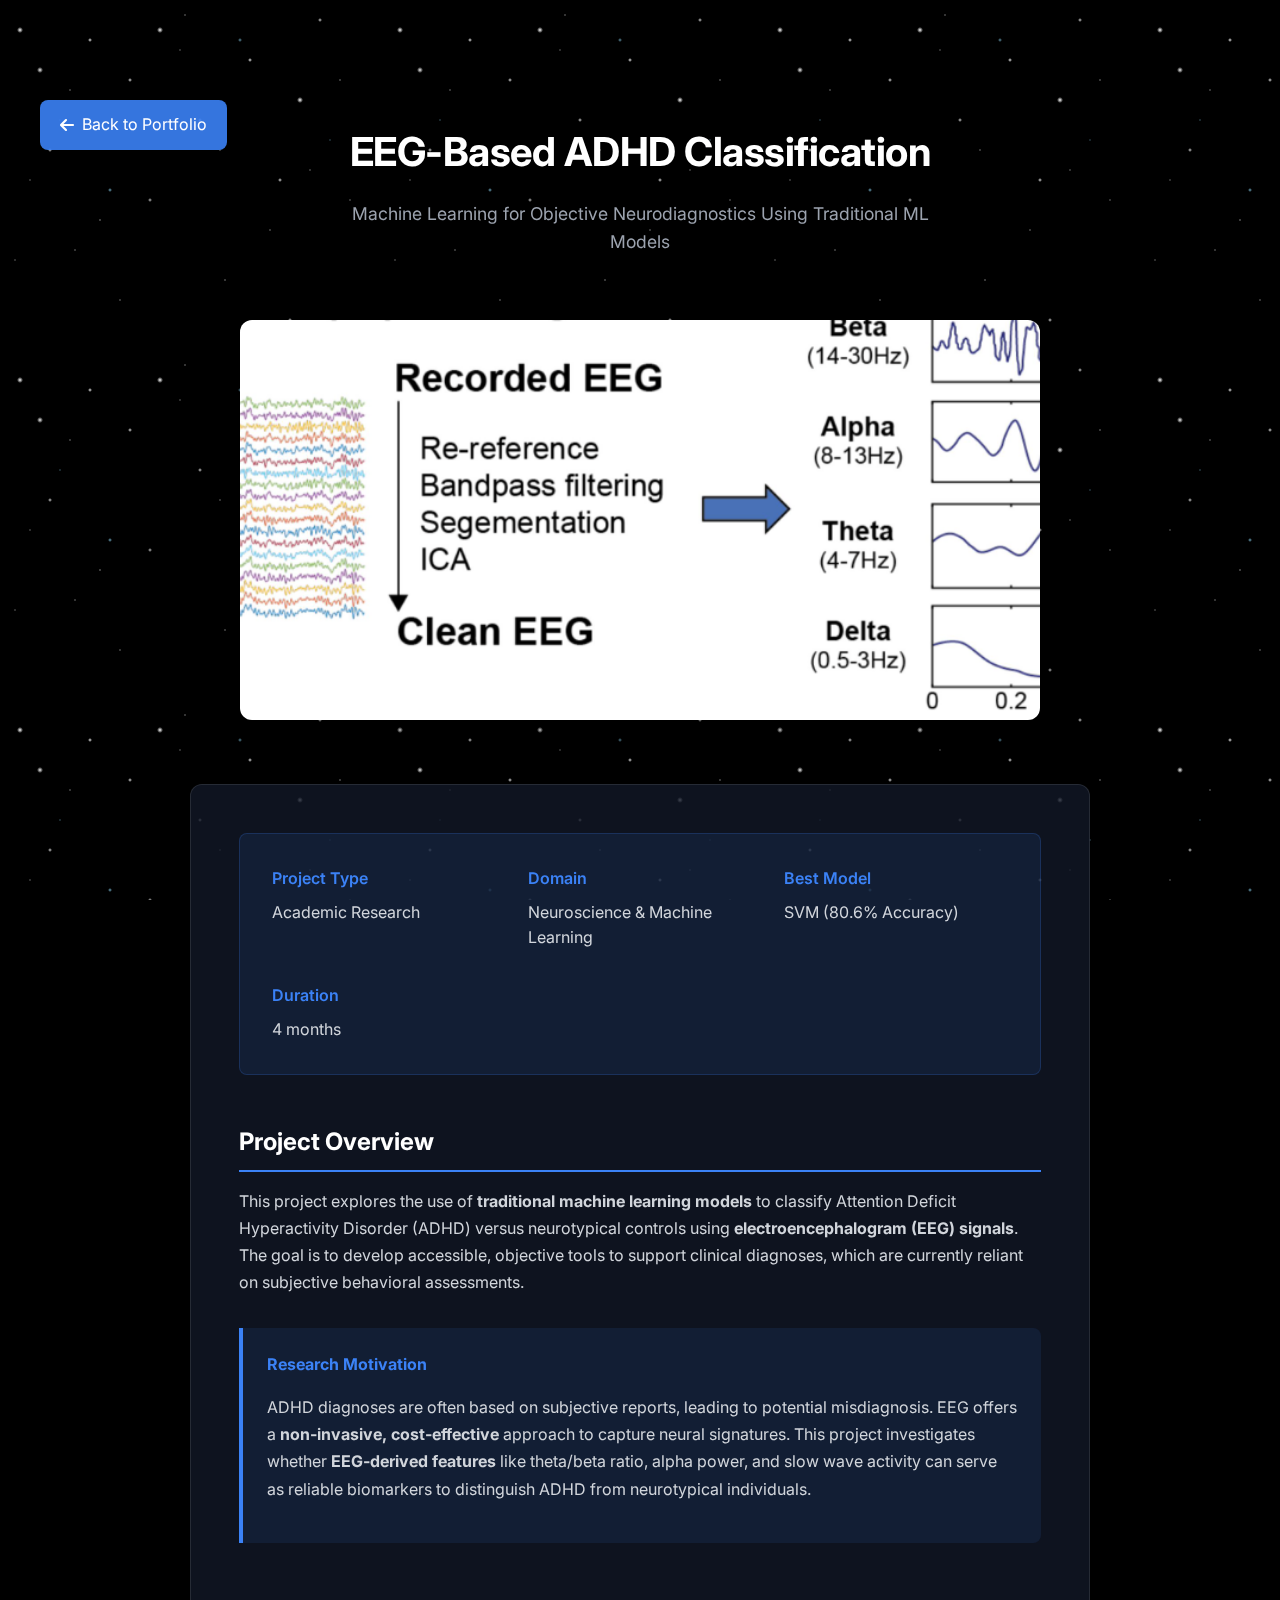
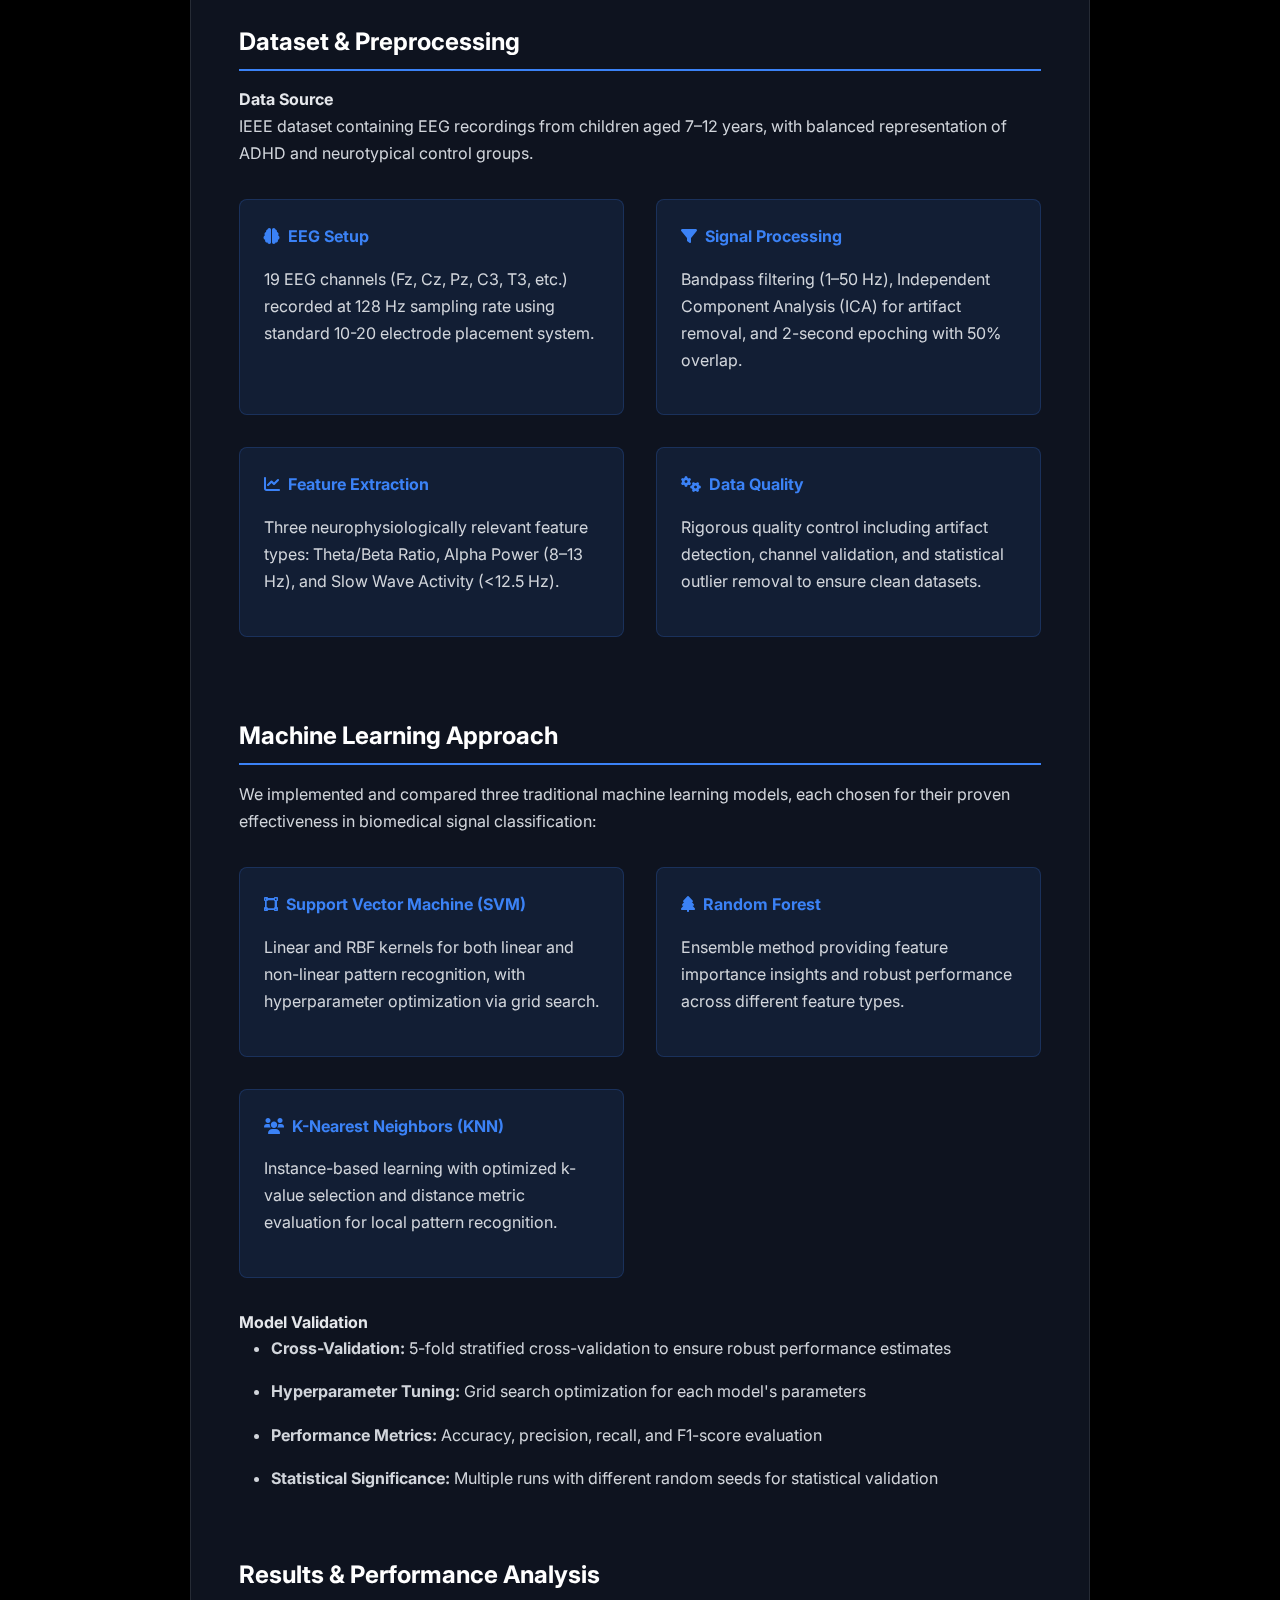
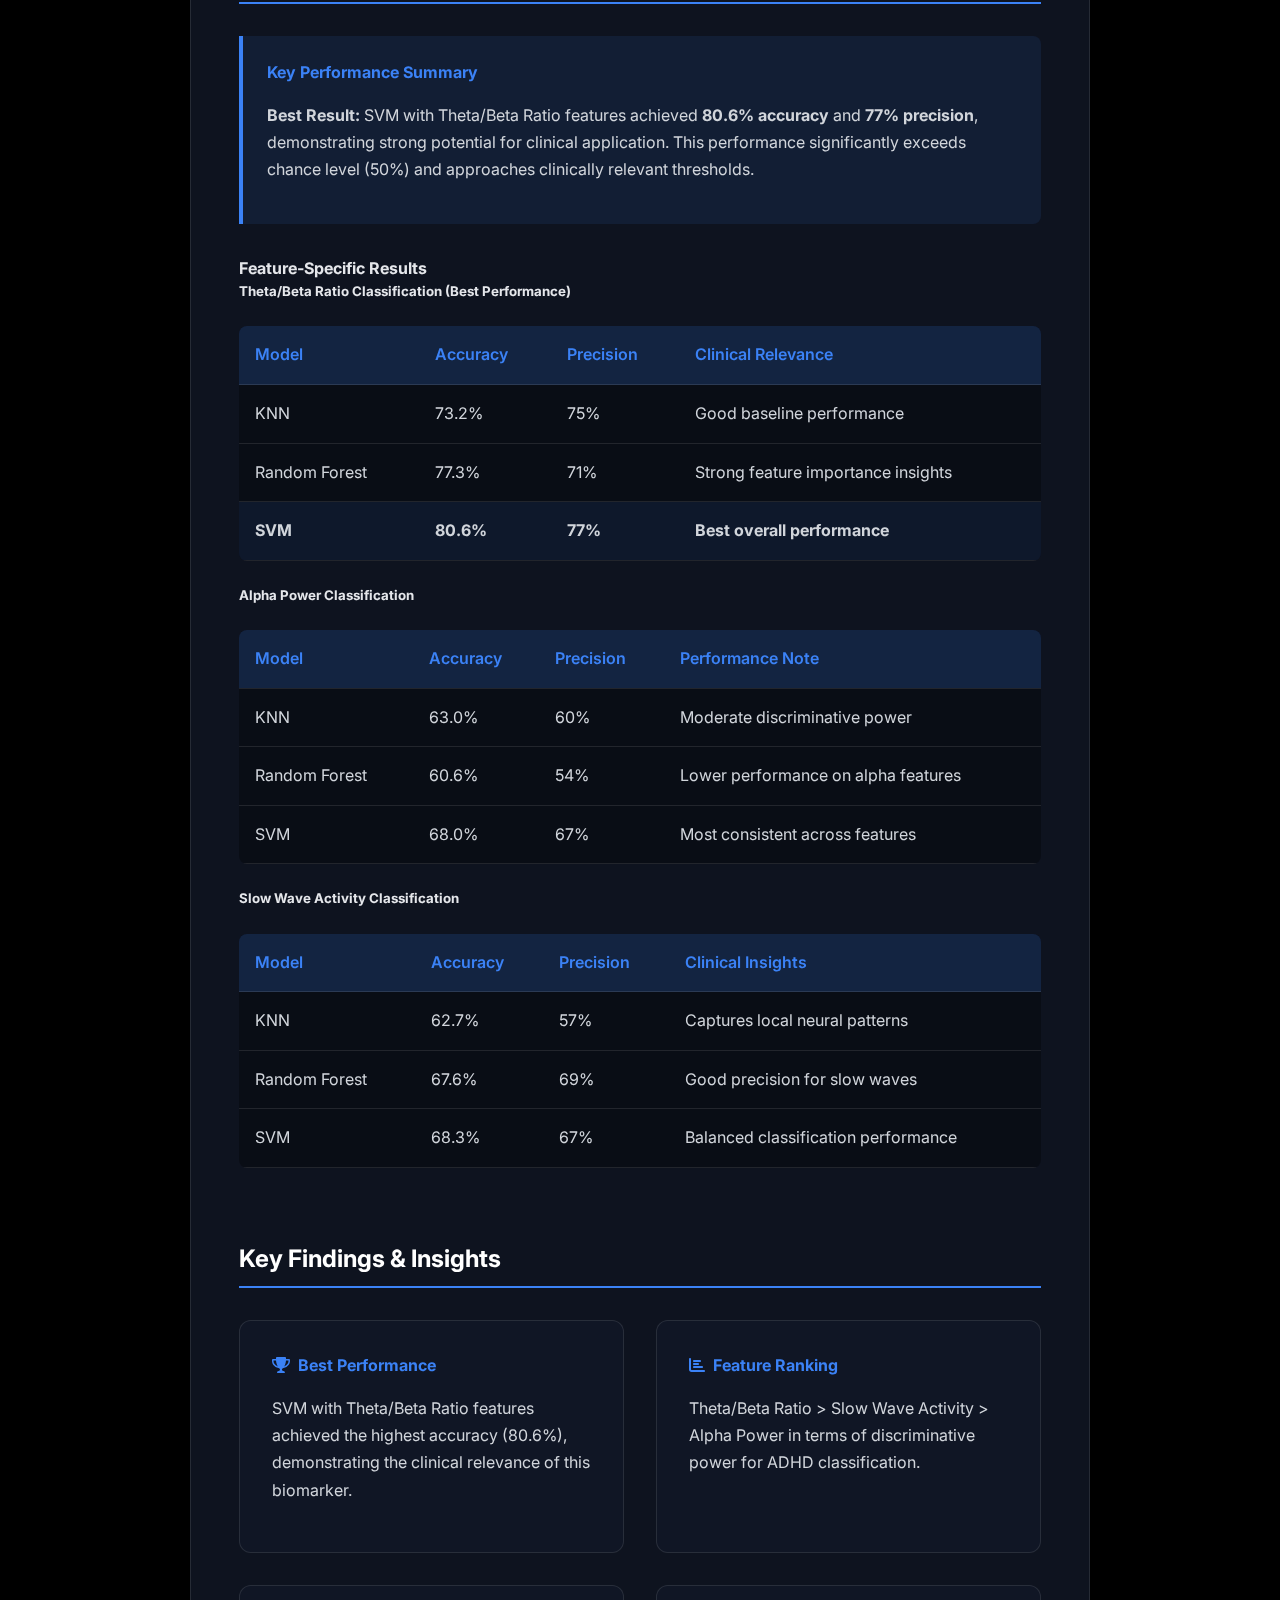
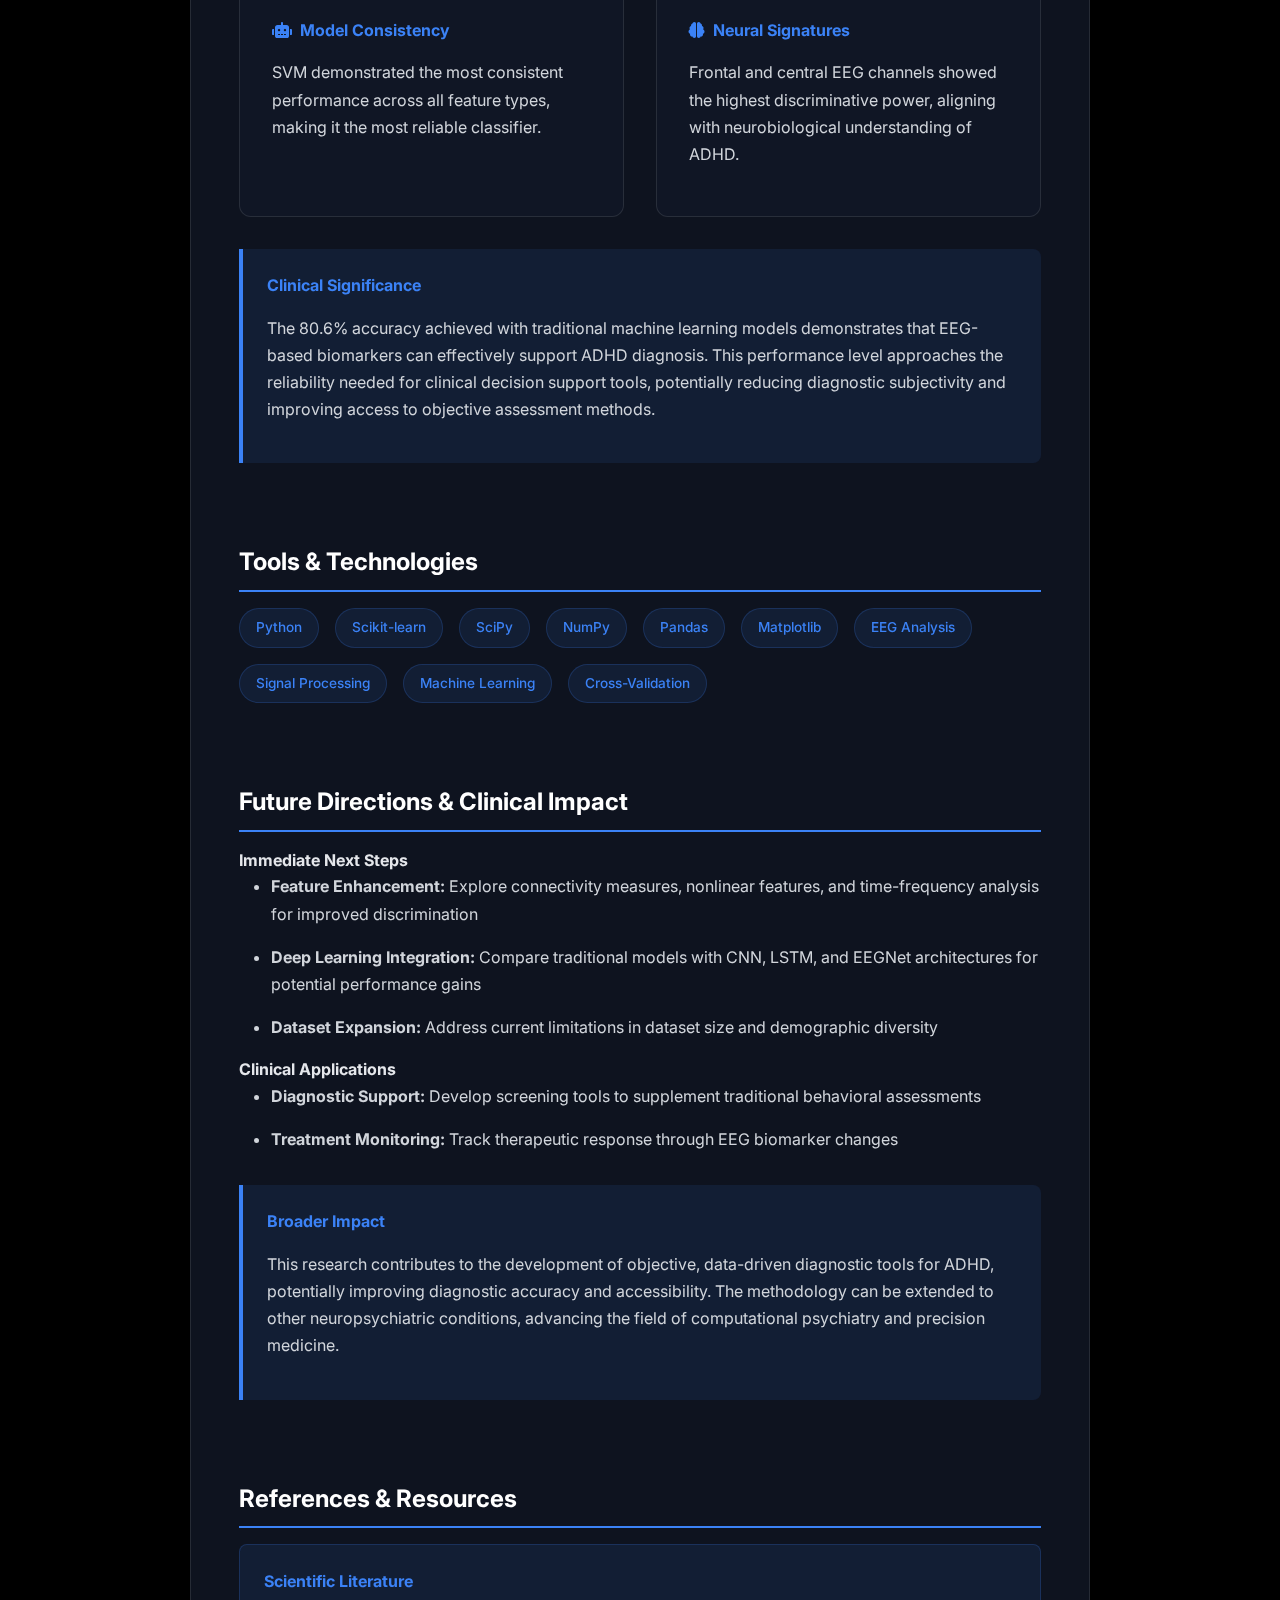
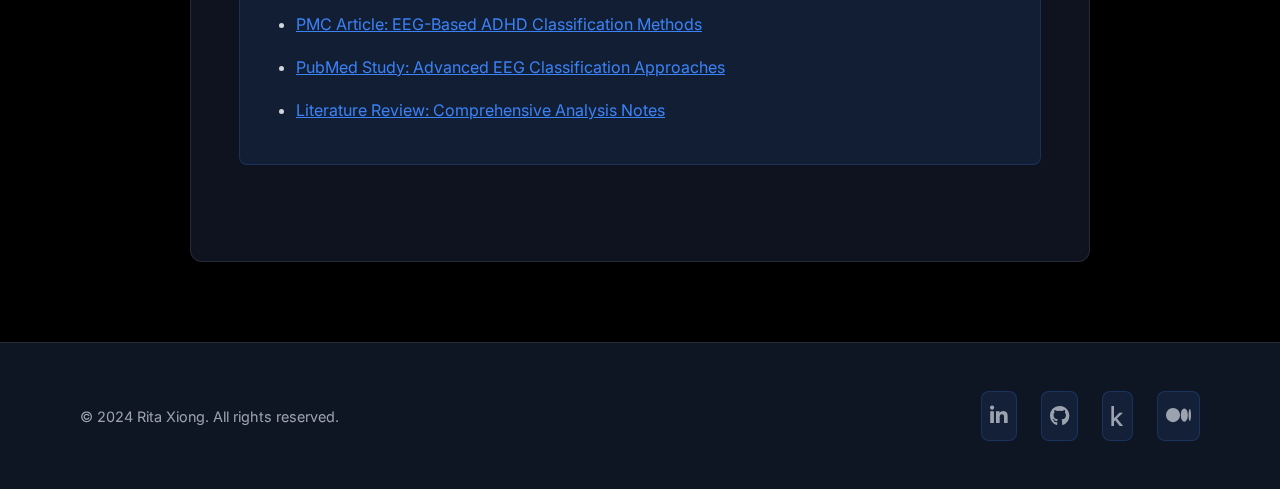
<file: eeg-adhd.html>
<!DOCTYPE html>
<html lang="en">
<head>
    <meta charset="UTF-8">
    <meta name="viewport" content="width=device-width, initial-scale=1.0">
    <title>EEG-Based ADHD Classification - Rita Xiong Portfolio</title>
    <link rel="stylesheet" href="src/index.css">
    <link rel="stylesheet" href="https://cdnjs.cloudflare.com/ajax/libs/font-awesome/6.0.0/css/all.min.css">
    <link href="https://fonts.googleapis.com/css2?family=Inter:wght@300;400;500;600;700;800&display=swap" rel="stylesheet">
    <style>
        .project-detail {
            padding: 120px 0 80px;
            min-height: 100vh;
        }
        
        .project-header {
            text-align: center;
            margin-bottom: 4rem;
        }
        
        .project-hero-image {
            width: 100%;
            max-width: 800px;
            height: 400px;
            object-fit: cover;
            border-radius: 12px;
            margin: 2rem auto;
            display: block;
            box-shadow: 0 20px 40px rgba(0, 0, 0, 0.3);
        }
        
        .project-content {
            max-width: 900px;
            margin: 0 auto;
            background: rgba(17, 24, 39, 0.8);
            border-radius: 12px;
            padding: 3rem;
            border: 1px solid rgba(255, 255, 255, 0.1);
        }
        
        .project-meta {
            display: grid;
            grid-template-columns: repeat(auto-fit, minmax(200px, 1fr));
            gap: 2rem;
            margin-bottom: 3rem;
            padding: 2rem;
            background: rgba(59, 130, 246, 0.1);
            border-radius: 8px;
            border: 1px solid rgba(59, 130, 246, 0.2);
        }
        
        .meta-item h4 {
            color: #3b82f6;
            margin-bottom: 0.5rem;
            font-weight: 600;
        }
        
        .meta-item p {
            color: #d1d5db;
            margin: 0;
        }
        
        .project-section {
            margin-bottom: 3rem;
        }
        
        .project-section h3 {
            color: #ffffff;
            font-size: 1.5rem;
            margin-bottom: 1rem;
            border-bottom: 2px solid #3b82f6;
            padding-bottom: 0.5rem;
        }
        
        .project-section p, .project-section li {
            color: #d1d5db;
            line-height: 1.7;
            margin-bottom: 1rem;
        }
        
        .project-section ul {
            padding-left: 2rem;
        }
        
        .back-button {
            position: fixed;
            top: 100px;
            left: 40px;
            background: rgba(59, 130, 246, 0.9);
            color: white;
            padding: 12px 20px;
            border-radius: 8px;
            text-decoration: none;
            display: flex;
            align-items: center;
            gap: 0.5rem;
            transition: all 0.3s ease;
            z-index: 100;
        }
        
        .back-button:hover {
            background: #2563eb;
            transform: translateX(-5px);
        }
        
        .highlight-box {
            background: rgba(59, 130, 246, 0.1);
            border-left: 4px solid #3b82f6;
            padding: 1.5rem;
            margin: 2rem 0;
            border-radius: 0 8px 8px 0;
        }
        
        .highlight-box h4 {
            color: #3b82f6;
            margin-bottom: 1rem;
        }
        
        .results-table {
            width: 100%;
            border-collapse: collapse;
            margin: 1.5rem 0;
            background: rgba(0, 0, 0, 0.3);
            border-radius: 8px;
            overflow: hidden;
        }
        
        .results-table th, .results-table td {
            padding: 1rem;
            text-align: left;
            border-bottom: 1px solid rgba(255, 255, 255, 0.1);
        }
        
        .results-table th {
            background: rgba(59, 130, 246, 0.2);
            color: #3b82f6;
            font-weight: 600;
        }
        
        .results-table td {
            color: #d1d5db;
        }
        
        .results-table tr:hover {
            background: rgba(59, 130, 246, 0.05);
        }
        
        .code-block {
            background: rgba(0, 0, 0, 0.5);
            border: 1px solid rgba(255, 255, 255, 0.1);
            border-radius: 8px;
            padding: 1.5rem;
            margin: 1.5rem 0;
            font-family: 'Monaco', 'Menlo', monospace;
            font-size: 0.9rem;
            overflow-x: auto;
        }
        
        .code-block code {
            color: #e5e7eb;
        }
        
        .methodology-grid {
            display: grid;
            grid-template-columns: repeat(auto-fit, minmax(250px, 1fr));
            gap: 2rem;
            margin: 2rem 0;
        }
        
        .methodology-item {
            background: rgba(59, 130, 246, 0.1);
            padding: 1.5rem;
            border-radius: 8px;
            border: 1px solid rgba(59, 130, 246, 0.2);
        }
        
        .methodology-item h4 {
            color: #3b82f6;
            margin-bottom: 1rem;
        }
        
        @media (max-width: 768px) {
            .project-content {
                padding: 2rem 1.5rem;
                margin: 0 20px;
            }
            
            .back-button {
                left: 20px;
                padding: 10px 16px;
            }
            
            .project-hero-image {
                height: 250px;
            }
            
            .results-table {
                font-size: 0.9rem;
            }
            
            .results-table th, .results-table td {
                padding: 0.75rem;
            }
        }
    </style>
</head>
<body>
    <!-- Star Background -->
    <div class="star-background"></div>

    <!-- Back Button -->
    <a href="index.html#projects" class="back-button">
        <i class="fas fa-arrow-left"></i>
        Back to Portfolio
    </a>

    <!-- Project Detail Section -->
    <section class="project-detail">
        <div class="container">
            <div class="project-header">
                <h1 class="section-title">EEG-Based ADHD Classification</h1>
                <p class="section-subtitle">Machine Learning for Objective Neurodiagnostics Using Traditional ML Models</p>
                <img src="images/eeg-adhd.png" alt="EEG-ADHD Classification Project" class="project-hero-image">
            </div>
            
            <div class="project-content">
                <div class="project-meta">
                    <div class="meta-item">
                        <h4>Project Type</h4>
                        <p>Academic Research</p>
                    </div>
                    <div class="meta-item">
                        <h4>Domain</h4>
                        <p>Neuroscience & Machine Learning</p>
                    </div>
                    <div class="meta-item">
                        <h4>Best Model</h4>
                        <p>SVM (80.6% Accuracy)</p>
                    </div>
                    <div class="meta-item">
                        <h4>Duration</h4>
                        <p>4 months</p>
                    </div>
                </div>
                
                <div class="project-section">
                    <h3>Project Overview</h3>
                    <p>
                        This project explores the use of <strong>traditional machine learning models</strong> to classify 
                        Attention Deficit Hyperactivity Disorder (ADHD) versus neurotypical controls using 
                        <strong>electroencephalogram (EEG) signals</strong>. The goal is to develop accessible, objective 
                        tools to support clinical diagnoses, which are currently reliant on subjective behavioral assessments.
                    </p>
                    
                    <div class="highlight-box">
                        <h4>Research Motivation</h4>
                        <p>
                            ADHD diagnoses are often based on subjective reports, leading to potential misdiagnosis. 
                            EEG offers a <strong>non-invasive, cost-effective</strong> approach to capture neural signatures. 
                            This project investigates whether <strong>EEG-derived features</strong> like theta/beta ratio, 
                            alpha power, and slow wave activity can serve as reliable biomarkers to distinguish ADHD 
                            from neurotypical individuals.
                        </p>
                    </div>
                </div>
                
                <div class="project-section">
                    <h3>Dataset & Preprocessing</h3>
                    
                    <h4>Data Source</h4>
                    <p>IEEE dataset containing EEG recordings from children aged 7–12 years, with balanced representation of ADHD and neurotypical control groups.</p>
                    
                    <div class="methodology-grid">
                        <div class="methodology-item">
                            <h4><i class="fas fa-brain" style="color: #3b82f6; margin-right: 0.5rem;"></i>EEG Setup</h4>
                            <p>19 EEG channels (Fz, Cz, Pz, C3, T3, etc.) recorded at 128 Hz sampling rate using standard 10-20 electrode placement system.</p>
                        </div>
                        <div class="methodology-item">
                            <h4><i class="fas fa-filter" style="color: #3b82f6; margin-right: 0.5rem;"></i>Signal Processing</h4>
                            <p>Bandpass filtering (1–50 Hz), Independent Component Analysis (ICA) for artifact removal, and 2-second epoching with 50% overlap.</p>
                        </div>
                        <div class="methodology-item">
                            <h4><i class="fas fa-chart-line" style="color: #3b82f6; margin-right: 0.5rem;"></i>Feature Extraction</h4>
                            <p>Three neurophysiologically relevant feature types: Theta/Beta Ratio, Alpha Power (8–13 Hz), and Slow Wave Activity (<12.5 Hz).</p>
                        </div>
                        <div class="methodology-item">
                            <h4><i class="fas fa-cogs" style="color: #3b82f6; margin-right: 0.5rem;"></i>Data Quality</h4>
                            <p>Rigorous quality control including artifact detection, channel validation, and statistical outlier removal to ensure clean datasets.</p>
                        </div>
                    </div>
                </div>
                
                <div class="project-section">
                    <h3>Machine Learning Approach</h3>
                    <p>We implemented and compared three traditional machine learning models, each chosen for their proven effectiveness in biomedical signal classification:</p>
                    
                    <div class="methodology-grid">
                        <div class="methodology-item">
                            <h4><i class="fas fa-vector-square" style="color: #3b82f6; margin-right: 0.5rem;"></i>Support Vector Machine (SVM)</h4>
                            <p>Linear and RBF kernels for both linear and non-linear pattern recognition, with hyperparameter optimization via grid search.</p>
                        </div>
                        <div class="methodology-item">
                            <h4><i class="fas fa-tree" style="color: #3b82f6; margin-right: 0.5rem;"></i>Random Forest</h4>
                            <p>Ensemble method providing feature importance insights and robust performance across different feature types.</p>
                        </div>
                        <div class="methodology-item">
                            <h4><i class="fas fa-users" style="color: #3b82f6; margin-right: 0.5rem;"></i>K-Nearest Neighbors (KNN)</h4>
                            <p>Instance-based learning with optimized k-value selection and distance metric evaluation for local pattern recognition.</p>
                        </div>
                    </div>
                    
                    <h4>Model Validation</h4>
                    <ul>
                        <li><strong>Cross-Validation:</strong> 5-fold stratified cross-validation to ensure robust performance estimates</li>
                        <li><strong>Hyperparameter Tuning:</strong> Grid search optimization for each model's parameters</li>
                        <li><strong>Performance Metrics:</strong> Accuracy, precision, recall, and F1-score evaluation</li>
                        <li><strong>Statistical Significance:</strong> Multiple runs with different random seeds for statistical validation</li>
                    </ul>
                </div>
                
                <div class="project-section">
                    <h3>Results & Performance Analysis</h3>
                    
                    <div class="highlight-box">
                        <h4>Key Performance Summary</h4>
                        <p>
                            <strong>Best Result:</strong> SVM with Theta/Beta Ratio features achieved <strong>80.6% accuracy</strong> 
                            and <strong>77% precision</strong>, demonstrating strong potential for clinical application. 
                            This performance significantly exceeds chance level (50%) and approaches clinically relevant thresholds.
                        </p>
                    </div>
                    
                    <h4>Feature-Specific Results</h4>
                    
                    <h5>Theta/Beta Ratio Classification (Best Performance)</h5>
                    <table class="results-table">
                        <thead>
                            <tr>
                                <th>Model</th>
                                <th>Accuracy</th>
                                <th>Precision</th>
                                <th>Clinical Relevance</th>
                            </tr>
                        </thead>
                        <tbody>
                            <tr>
                                <td>KNN</td>
                                <td>73.2%</td>
                                <td>75%</td>
                                <td>Good baseline performance</td>
                            </tr>
                            <tr>
                                <td>Random Forest</td>
                                <td>77.3%</td>
                                <td>71%</td>
                                <td>Strong feature importance insights</td>
                            </tr>
                            <tr style="background: rgba(59, 130, 246, 0.1);">
                                <td><strong>SVM</strong></td>
                                <td><strong>80.6%</strong></td>
                                <td><strong>77%</strong></td>
                                <td><strong>Best overall performance</strong></td>
                            </tr>
                        </tbody>
                    </table>
                    
                    <h5>Alpha Power Classification</h5>
                    <table class="results-table">
                        <thead>
                            <tr>
                                <th>Model</th>
                                <th>Accuracy</th>
                                <th>Precision</th>
                                <th>Performance Note</th>
                            </tr>
                        </thead>
                        <tbody>
                            <tr>
                                <td>KNN</td>
                                <td>63.0%</td>
                                <td>60%</td>
                                <td>Moderate discriminative power</td>
                            </tr>
                            <tr>
                                <td>Random Forest</td>
                                <td>60.6%</td>
                                <td>54%</td>
                                <td>Lower performance on alpha features</td>
                            </tr>
                            <tr>
                                <td>SVM</td>
                                <td>68.0%</td>
                                <td>67%</td>
                                <td>Most consistent across features</td>
                            </tr>
                        </tbody>
                    </table>
                    
                    <h5>Slow Wave Activity Classification</h5>
                    <table class="results-table">
                        <thead>
                            <tr>
                                <th>Model</th>
                                <th>Accuracy</th>
                                <th>Precision</th>
                                <th>Clinical Insights</th>
                            </tr>
                        </thead>
                        <tbody>
                            <tr>
                                <td>KNN</td>
                                <td>62.7%</td>
                                <td>57%</td>
                                <td>Captures local neural patterns</td>
                            </tr>
                            <tr>
                                <td>Random Forest</td>
                                <td>67.6%</td>
                                <td>69%</td>
                                <td>Good precision for slow waves</td>
                            </tr>
                            <tr>
                                <td>SVM</td>
                                <td>68.3%</td>
                                <td>67%</td>
                                <td>Balanced classification performance</td>
                            </tr>
                        </tbody>
                    </table>
                </div>
                
                <div class="project-section">
                    <h3>Key Findings & Insights</h3>
                    
                    <div class="findings-grid" style="display: grid; grid-template-columns: repeat(auto-fit, minmax(250px, 1fr)); gap: 2rem; margin: 2rem 0;">
                        <div class="finding-card" style="background: rgba(17, 24, 39, 0.8); padding: 2rem; border-radius: 12px; border: 1px solid rgba(255, 255, 255, 0.1);">
                            <h4 style="color: #3b82f6; margin-bottom: 1rem;"><i class="fas fa-trophy" style="margin-right: 0.5rem;"></i>Best Performance</h4>
                            <p>SVM with Theta/Beta Ratio features achieved the highest accuracy (80.6%), demonstrating the clinical relevance of this biomarker.</p>
                        </div>
                        <div class="finding-card" style="background: rgba(17, 24, 39, 0.8); padding: 2rem; border-radius: 12px; border: 1px solid rgba(255, 255, 255, 0.1);">
                            <h4 style="color: #3b82f6; margin-bottom: 1rem;"><i class="fas fa-chart-bar" style="margin-right: 0.5rem;"></i>Feature Ranking</h4>
                            <p>Theta/Beta Ratio > Slow Wave Activity > Alpha Power in terms of discriminative power for ADHD classification.</p>
                        </div>
                        <div class="finding-card" style="background: rgba(17, 24, 39, 0.8); padding: 2rem; border-radius: 12px; border: 1px solid rgba(255, 255, 255, 0.1);">
                            <h4 style="color: #3b82f6; margin-bottom: 1rem;"><i class="fas fa-robot" style="margin-right: 0.5rem;"></i>Model Consistency</h4>
                            <p>SVM demonstrated the most consistent performance across all feature types, making it the most reliable classifier.</p>
                        </div>
                        <div class="finding-card" style="background: rgba(17, 24, 39, 0.8); padding: 2rem; border-radius: 12px; border: 1px solid rgba(255, 255, 255, 0.1);">
                            <h4 style="color: #3b82f6; margin-bottom: 1rem;"><i class="fas fa-brain" style="margin-right: 0.5rem;"></i>Neural Signatures</h4>
                            <p>Frontal and central EEG channels showed the highest discriminative power, aligning with neurobiological understanding of ADHD.</p>
                        </div>
                    </div>
                    
                    <div class="highlight-box">
                        <h4>Clinical Significance</h4>
                        <p>
                            The 80.6% accuracy achieved with traditional machine learning models demonstrates that EEG-based 
                            biomarkers can effectively support ADHD diagnosis. This performance level approaches the reliability 
                            needed for clinical decision support tools, potentially reducing diagnostic subjectivity and improving 
                            access to objective assessment methods.
                        </p>
                    </div>
                </div>
                
                <div class="project-section">
                    <h3>Tools & Technologies</h3>
                    <div class="project-tech" style="display: flex; flex-wrap: wrap; gap: 1rem; justify-content: flex-start; margin-top: 1rem;">
                        <span class="tech-tag">Python</span>
                        <span class="tech-tag">Scikit-learn</span>
                        <span class="tech-tag">SciPy</span>
                        <span class="tech-tag">NumPy</span>
                        <span class="tech-tag">Pandas</span>
                        <span class="tech-tag">Matplotlib</span>
                        <span class="tech-tag">EEG Analysis</span>
                        <span class="tech-tag">Signal Processing</span>
                        <span class="tech-tag">Machine Learning</span>
                        <span class="tech-tag">Cross-Validation</span>
                    </div>
                </div>
                
                <div class="project-section">
                    <h3>Future Directions & Clinical Impact</h3>
                    
                    <h4>Immediate Next Steps</h4>
                    <ul>
                        <li><strong>Feature Enhancement:</strong> Explore connectivity measures, nonlinear features, and time-frequency analysis for improved discrimination</li>
                        <li><strong>Deep Learning Integration:</strong> Compare traditional models with CNN, LSTM, and EEGNet architectures for potential performance gains</li>
                        <li><strong>Dataset Expansion:</strong> Address current limitations in dataset size and demographic diversity</li>
                    </ul>
                    
                    <h4>Clinical Applications</h4>
                    <ul>
                        <li><strong>Diagnostic Support:</strong> Develop screening tools to supplement traditional behavioral assessments</li>
                        <li><strong>Treatment Monitoring:</strong> Track therapeutic response through EEG biomarker changes</li>
                    </ul>
                    
                    <div class="highlight-box">
                        <h4>Broader Impact</h4>
                        <p>
                            This research contributes to the development of objective, data-driven diagnostic tools for ADHD, 
                            potentially improving diagnostic accuracy and accessibility. The methodology can be extended to other 
                            neuropsychiatric conditions, advancing the field of computational psychiatry and precision medicine.
                        </p>
                    </div>
                </div>
                
                <div class="project-section">
                    <h3>References & Resources</h3>
                    <div style="background: rgba(59, 130, 246, 0.1); padding: 1.5rem; border-radius: 8px; border: 1px solid rgba(59, 130, 246, 0.2);">
                        <h4 style="color: #3b82f6; margin-bottom: 1rem;">Scientific Literature</h4>
                        <ul style="margin: 0;">
                            <li><a href="https://pmc.ncbi.nlm.nih.gov/articles/PMC11763499/" target="_blank" style="color: #3b82f6;">PMC Article: EEG-Based ADHD Classification Methods</a></li>
                            <li><a href="https://pubmed.ncbi.nlm.nih.gov/36996836/" target="_blank" style="color: #3b82f6;">PubMed Study: Advanced EEG Classification Approaches</a></li>
                            <li><a href="https://docs.google.com/document/d/1kxV0pX02JpyzJjEk_f9jDVt1eXFOx06ehTi7OdX11mE/edit?usp=sharing" target="_blank" style="color: #3b82f6;">Literature Review: Comprehensive Analysis Notes</a></li>
                        </ul>
                    </div>
                </div>
            </div>
        </div>
    </section>

    <!-- Footer -->
    <footer class="footer">
        <div class="container">
            <p>&copy; 2024 Rita Xiong. All rights reserved.</p>
            <div class="social-links">
                <a href="#" aria-label="LinkedIn">
                    <i class="fab fa-linkedin-in"></i>
                </a>
                <a href="#" aria-label="GitHub">
                    <i class="fab fa-github"></i>
                </a>
                <a href="#" aria-label="Kaggle">
                    <i class="fab fa-kaggle"></i>
                </a>
                <a href="#" aria-label="Medium">
                    <i class="fab fa-medium"></i>
                </a>
            </div>
        </div>
    </footer>

    <script src="src/js/script.js"></script>
</body>
</html>
</file>
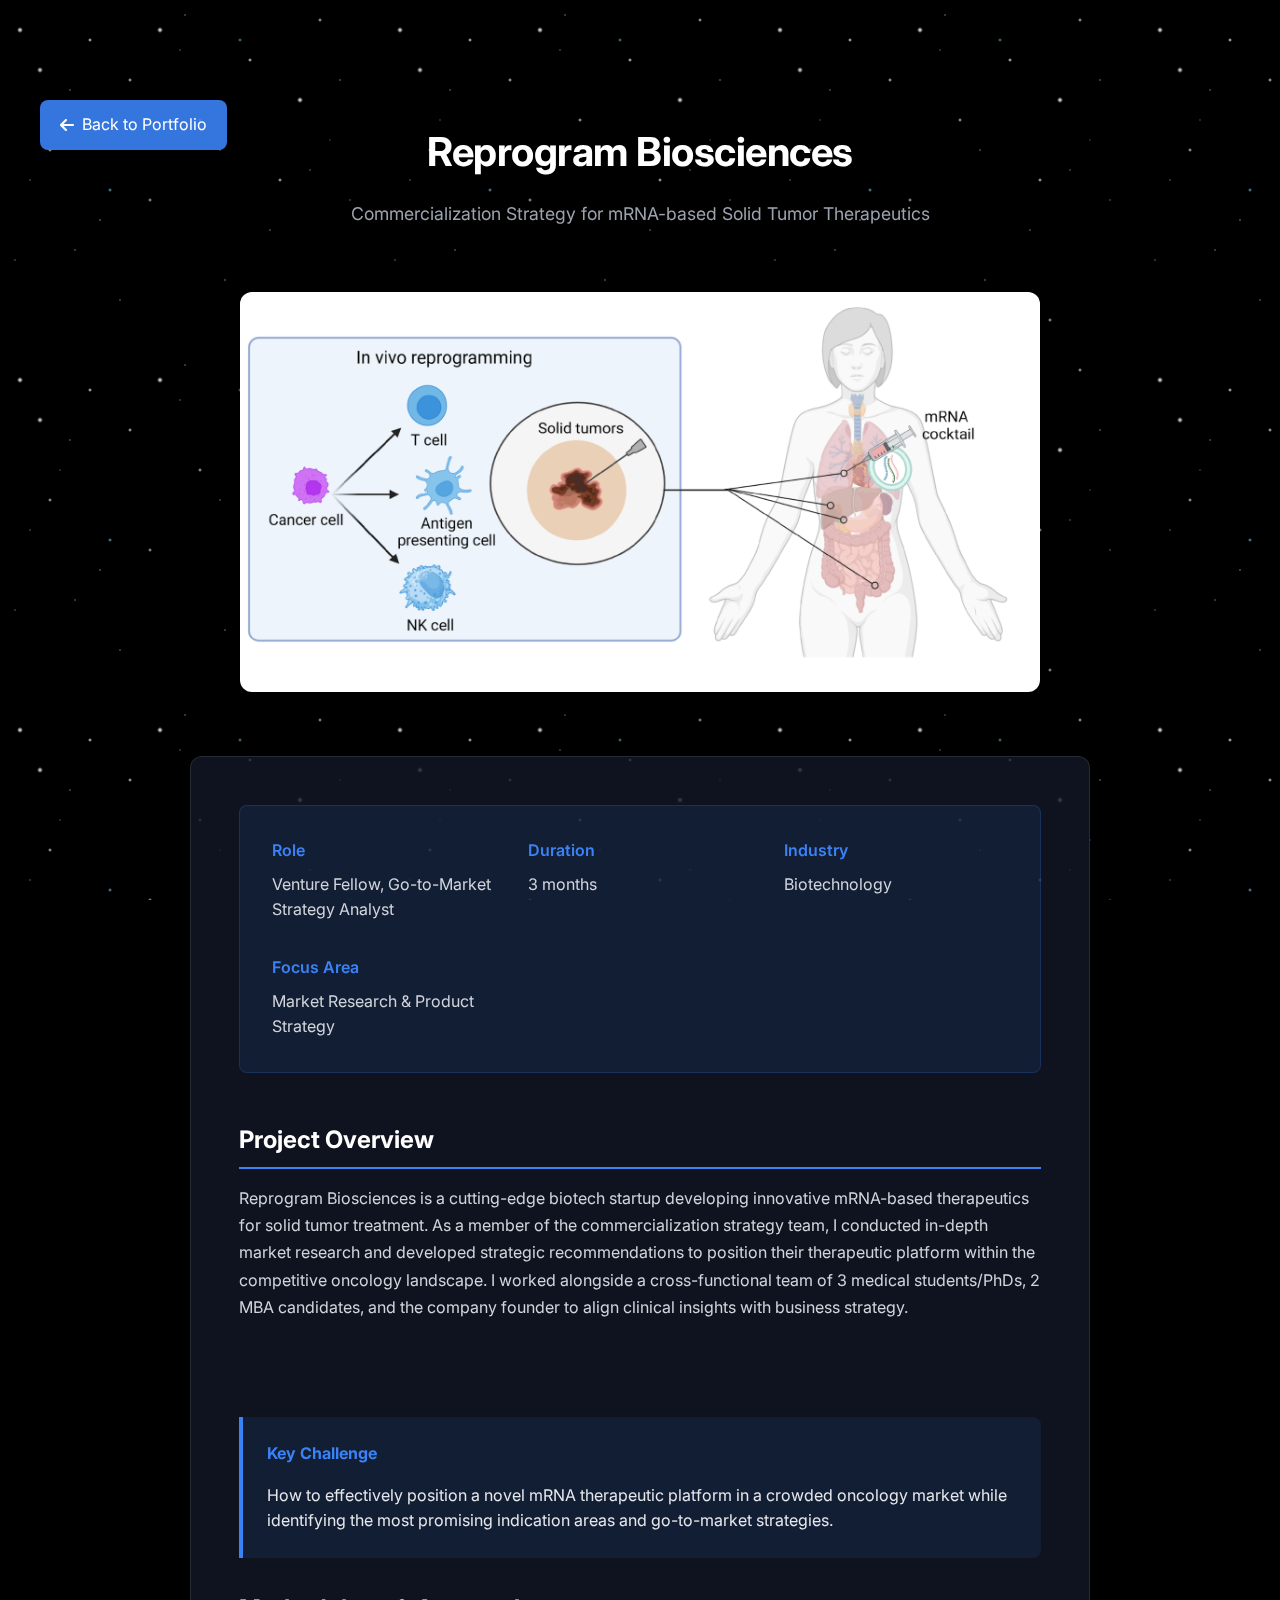
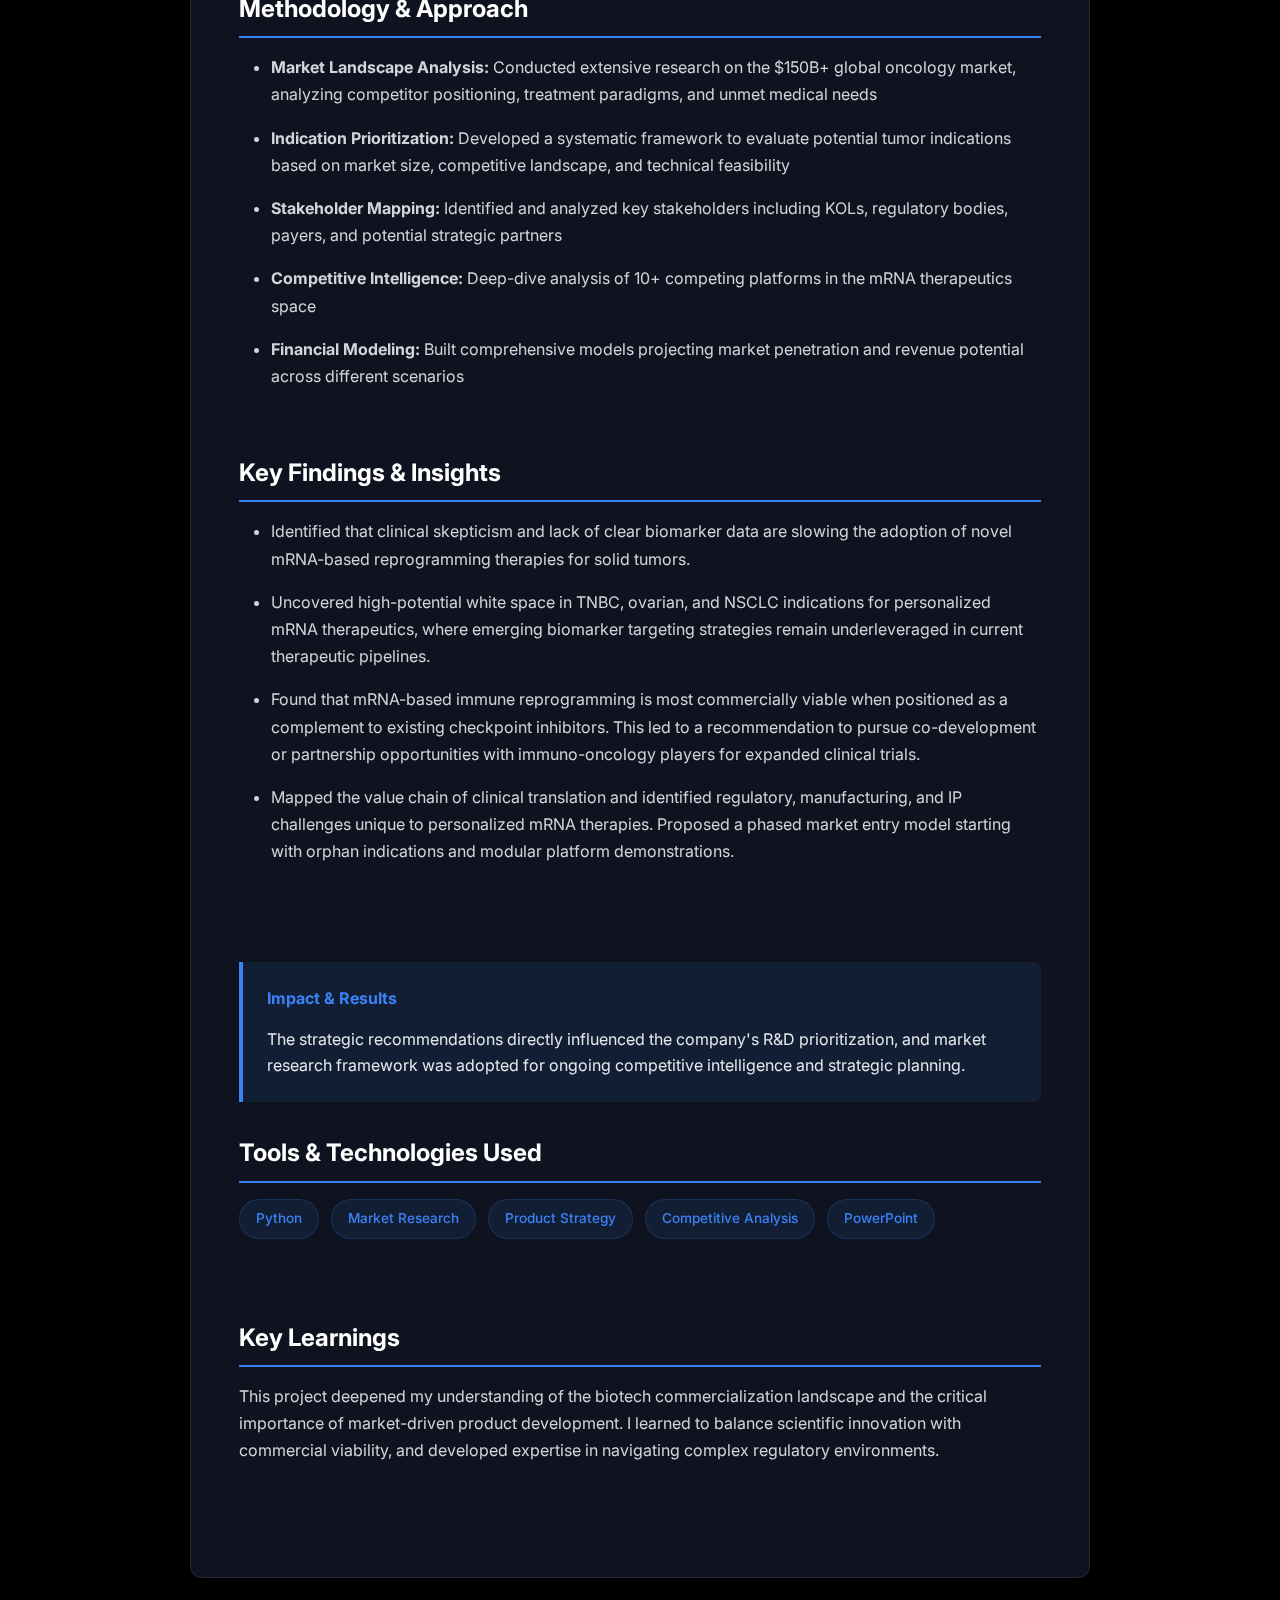
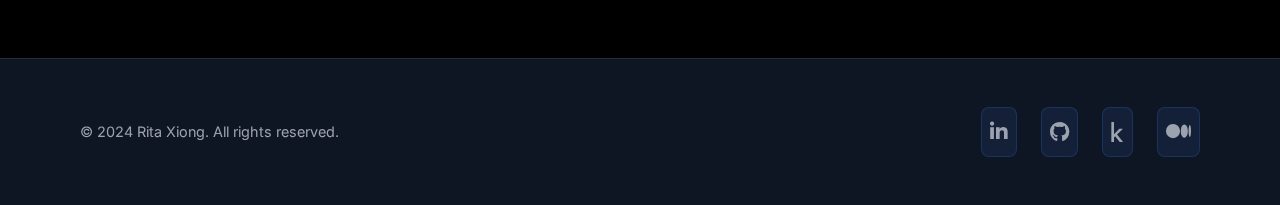
<file: reprogram-biosciences.html>
<!DOCTYPE html>
<html lang="en">
<head>
    <meta charset="UTF-8">
    <meta name="viewport" content="width=device-width, initial-scale=1.0">
    <title>Reprogram Biosciences - Rita Xiong Portfolio</title>
    <link rel="stylesheet" href="src/index.css">
    <link rel="stylesheet" href="https://cdnjs.cloudflare.com/ajax/libs/font-awesome/6.0.0/css/all.min.css">
    <link href="https://fonts.googleapis.com/css2?family=Inter:wght@300;400;500;600;700;800&display=swap" rel="stylesheet">
    <style>
        .project-detail {
            padding: 120px 0 80px;
            min-height: 100vh;
        }
        
        .project-header {
            text-align: center;
            margin-bottom: 4rem;
        }
        
        .project-hero-image {
            width: 100%;
            max-width: 800px;
            height: 400px;
            object-fit: cover;
            border-radius: 12px;
            margin: 2rem auto;
            display: block;
            box-shadow: 0 20px 40px rgba(0, 0, 0, 0.3);
        }
        
        .project-content {
            max-width: 900px;
            margin: 0 auto;
            background: rgba(17, 24, 39, 0.8);
            border-radius: 12px;
            padding: 3rem;
            border: 1px solid rgba(255, 255, 255, 0.1);
        }
        
        .project-meta {
            display: grid;
            grid-template-columns: repeat(auto-fit, minmax(200px, 1fr));
            gap: 2rem;
            margin-bottom: 3rem;
            padding: 2rem;
            background: rgba(59, 130, 246, 0.1);
            border-radius: 8px;
            border: 1px solid rgba(59, 130, 246, 0.2);
        }
        
        .meta-item h4 {
            color: #3b82f6;
            margin-bottom: 0.5rem;
            font-weight: 600;
        }
        
        .meta-item p {
            color: #d1d5db;
            margin: 0;
        }
        
        .project-section {
            margin-bottom: 3rem;
        }
        
        .project-section h3 {
            color: #ffffff;
            font-size: 1.5rem;
            margin-bottom: 1rem;
            border-bottom: 2px solid #3b82f6;
            padding-bottom: 0.5rem;
        }
        
        .project-section p, .project-section li {
            color: #d1d5db;
            line-height: 1.7;
            margin-bottom: 1rem;
        }
        
        .project-section ul {
            padding-left: 2rem;
        }
        
        .back-button {
            position: fixed;
            top: 100px;
            left: 40px;
            background: rgba(59, 130, 246, 0.9);
            color: white;
            padding: 12px 20px;
            border-radius: 8px;
            text-decoration: none;
            display: flex;
            align-items: center;
            gap: 0.5rem;
            transition: all 0.3s ease;
            z-index: 100;
        }
        
        .back-button:hover {
            background: #2563eb;
            transform: translateX(-5px);
        }
        
        .highlight-box {
            background: rgba(59, 130, 246, 0.1);
            border-left: 4px solid #3b82f6;
            padding: 1.5rem;
            margin: 2rem 0;
            border-radius: 0 8px 8px 0;
        }
        
        .highlight-box h4 {
            color: #3b82f6;
            margin-bottom: 1rem;
        }
        
        @media (max-width: 768px) {
            .project-content {
                padding: 2rem 1.5rem;
                margin: 0 20px;
            }
            
            .back-button {
                left: 20px;
                padding: 10px 16px;
            }
            
            .project-hero-image {
                height: 250px;
            }
        }
    </style>
</head>
<body>
    <!-- Star Background -->
    <div class="star-background"></div>

    <!-- Back Button -->
    <a href="index.html#projects" class="back-button">
        <i class="fas fa-arrow-left"></i>
        Back to Portfolio
    </a>

    <!-- Project Detail Section -->
    <section class="project-detail">
        <div class="container">
            <div class="project-header">
                <h1 class="section-title">Reprogram Biosciences</h1>
                <p class="section-subtitle">Commercialization Strategy for mRNA-based Solid Tumor Therapeutics</p>
                <img src="images/reprogram_bioscience.png" alt="Reprogram Biosciences Project" class="project-hero-image">
            </div>
            
            <div class="project-content">
                <div class="project-meta">
                    <div class="meta-item">
                        <h4>Role</h4>
                        <p>Venture Fellow, Go-to-Market Strategy Analyst</p>
                    </div>
                    <div class="meta-item">
                        <h4>Duration</h4>
                        <p>3 months</p>
                    </div>
                    <div class="meta-item">
                        <h4>Industry</h4>
                        <p>Biotechnology</p>
                    </div>
                    <div class="meta-item">
                        <h4>Focus Area</h4>
                        <p>Market Research & Product Strategy</p>
                    </div>
                </div>
                
                <div class="project-section">
                    <h3>Project Overview</h3>
                    <p>
                        Reprogram Biosciences is a cutting-edge biotech startup developing innovative mRNA-based therapeutics 
                        for solid tumor treatment. As a member of the commercialization strategy team, I conducted in-depth market 
                        research and developed strategic recommendations to position their therapeutic platform within the competitive 
                        oncology landscape. I worked alongside a cross-functional team of 3 medical students/PhDs, 2 MBA candidates, and the 
                        company founder to align clinical insights with business strategy.
                    </p>
                </div>
                
                <div class="highlight-box">
                    <h4>Key Challenge</h4>
                    <p>
                        How to effectively position a novel mRNA therapeutic platform in a crowded oncology market while 
                        identifying the most promising indication areas and go-to-market strategies.
                    </p>
                </div>
                
                <div class="project-section">
                    <h3>Methodology & Approach</h3>
                    <ul>
                        <li><strong>Market Landscape Analysis:</strong> Conducted extensive research on the $150B+ global oncology market, analyzing competitor positioning, treatment paradigms, and unmet medical needs</li>
                        <li><strong>Indication Prioritization:</strong> Developed a systematic framework to evaluate potential tumor indications based on market size, competitive landscape, and technical feasibility</li>
                        <li><strong>Stakeholder Mapping:</strong> Identified and analyzed key stakeholders including KOLs, regulatory bodies, payers, and potential strategic partners</li>
                        <li><strong>Competitive Intelligence:</strong> Deep-dive analysis of 10+ competing platforms in the mRNA therapeutics space</li>
                        <li><strong>Financial Modeling:</strong> Built comprehensive models projecting market penetration and revenue potential across different scenarios</li>
                    </ul>
                </div>
                
                <div class="project-section">
                    <h3>Key Findings & Insights</h3>
                    <ul>
                        <li>Identified that clinical skepticism and lack of clear biomarker data are slowing the adoption of novel mRNA-based reprogramming therapies for solid tumors.
                        <li>Uncovered high-potential white space in TNBC, ovarian, and NSCLC indications for personalized mRNA therapeutics,
                             where emerging biomarker targeting strategies remain underleveraged in current therapeutic pipelines.</li>
                        <li>Found that mRNA-based immune reprogramming is most commercially viable when positioned as a complement to existing checkpoint inhibitors.
                            This led to a recommendation to pursue co-development or partnership opportunities with immuno-oncology players for expanded clinical trials.</li>
                        <li>Mapped the value chain of clinical translation and identified regulatory, manufacturing, and IP challenges unique to personalized mRNA therapies.
                            Proposed a phased market entry model starting with orphan indications and modular platform demonstrations.
                        </li>
                    </ul>
                </div>
                
                <div class="highlight-box">
                    <h4>Impact & Results</h4>
                    <p>
                        The strategic recommendations directly influenced the company's R&D prioritization, and market research framework was adopted for 
                        ongoing competitive intelligence and strategic planning.
                    </p>
                </div>
                
                <div class="project-section">
                    <h3>Tools & Technologies Used</h3>
                    <div class="project-tech" style="justify-content: flex-start; margin-top: 1rem;">
                        <span class="tech-tag">Python</span>
                        <span class="tech-tag">Market Research</span>
                        <span class="tech-tag">Product Strategy</span>
                        <span class="tech-tag">Competitive Analysis</span>
                        <span class="tech-tag">PowerPoint</span>
                    </div>
                </div>
                
                <div class="project-section">
                    <h3>Key Learnings</h3>
                    <p>
                        This project deepened my understanding of the biotech commercialization landscape and the critical 
                        importance of market-driven product development. I learned to balance scientific innovation with 
                        commercial viability, and developed expertise in navigating complex regulatory environments. 
                    </p>
                </div>
            </div>
        </div>
    </section>

    <!-- Footer -->
    <footer class="footer">
        <div class="container">
            <p>&copy; 2024 Rita Xiong. All rights reserved.</p>
            <div class="social-links">
                <a href="#" aria-label="LinkedIn">
                    <i class="fab fa-linkedin-in"></i>
                </a>
                <a href="#" aria-label="GitHub">
                    <i class="fab fa-github"></i>
                </a>
                <a href="#" aria-label="Kaggle">
                    <i class="fab fa-kaggle"></i>
                </a>
                <a href="#" aria-label="Medium">
                    <i class="fab fa-medium"></i>
                </a>
            </div>
        </div>
    </footer>

    <script src="src/js/script.js"></script>
</body>
</html>
</file>
<file: src/index.css>
/* Reset and Base Styles */
* {
    margin: 0;
    padding: 0;
    box-sizing: border-box;
}

html {
    scroll-behavior: smooth;
}

body {
    font-family: 'Inter', -apple-system, BlinkMacSystemFont, 'Segoe UI', sans-serif;
    line-height: 1.6;
    color: #e5e7eb;
    background: #000000;
    font-weight: 400;
    overflow-x: hidden;
    position: relative;
}

/* Enhanced Star Background - More Prominent */
.star-background {
    position: fixed;
    top: 0;
    left: 0;
    width: 100%;
    height: 100%;
    z-index: -2;
    background: 
        /* Large bright stars - Much bigger and brighter */
        radial-gradient(3px 3px at 20px 30px, rgba(255,255,255,1), transparent),
        radial-gradient(3px 3px at 40px 70px, rgba(255,255,255,0.95), transparent),
        radial-gradient(2px 2px at 90px 40px, rgba(255,255,255,0.9), transparent),
        radial-gradient(2px 2px at 130px 80px, rgba(255,255,255,0.85), transparent),
        radial-gradient(3px 3px at 160px 30px, rgba(255,255,255,1), transparent),
        radial-gradient(2px 2px at 200px 120px, rgba(255,255,255,0.8), transparent),
        radial-gradient(2px 2px at 250px 60px, rgba(255,255,255,0.9), transparent),
        radial-gradient(3px 3px at 300px 100px, rgba(255,255,255,1), transparent),
        
        /* Medium stars - Brighter */
        radial-gradient(2px 2px at 50px 150px, rgba(255,255,255,0.8), transparent),
        radial-gradient(2px 2px at 150px 200px, rgba(255,255,255,0.75), transparent),
        radial-gradient(2px 2px at 280px 180px, rgba(255,255,255,0.85), transparent),
        radial-gradient(2px 2px at 320px 20px, rgba(255,255,255,0.8), transparent),
        radial-gradient(1px 1px at 75px 250px, rgba(255,255,255,0.7), transparent),
        radial-gradient(1px 1px at 225px 280px, rgba(255,255,255,0.75), transparent),
        
        /* Small stars - More visible */
        radial-gradient(1px 1px at 70px 90px, rgba(255,255,255,0.7), transparent),
        radial-gradient(1px 1px at 180px 50px, rgba(255,255,255,0.6), transparent),
        radial-gradient(1px 1px at 220px 150px, rgba(255,255,255,0.7), transparent),
        radial-gradient(1px 1px at 310px 170px, rgba(255,255,255,0.65), transparent),
        radial-gradient(1px 1px at 100px 220px, rgba(255,255,255,0.8), transparent),
        radial-gradient(1px 1px at 270px 230px, rgba(255,255,255,0.7), transparent),
        radial-gradient(1px 1px at 30px 180px, rgba(255,255,255,0.6), transparent),
        radial-gradient(1px 1px at 340px 80px, rgba(255,255,255,0.75), transparent),
        
        /* Blue tinted stars - Brighter and more */
        radial-gradient(2px 2px at 110px 190px, rgba(135,206,235,0.8), transparent),
        radial-gradient(2px 2px at 240px 40px, rgba(135,206,235,0.7), transparent),
        radial-gradient(1px 1px at 330px 140px, rgba(135,206,235,0.6), transparent),
        radial-gradient(1px 1px at 60px 120px, rgba(135,206,235,0.65), transparent),
        
        /* Additional scattered stars */
        radial-gradient(1px 1px at 15px 260px, rgba(255,255,255,0.6), transparent),
        radial-gradient(1px 1px at 185px 15px, rgba(255,255,255,0.7), transparent),
        radial-gradient(1px 1px at 350px 200px, rgba(255,255,255,0.65), transparent),
        radial-gradient(1px 1px at 120px 300px, rgba(255,255,255,0.7), transparent),
        radial-gradient(2px 2px at 290px 320px, rgba(255,255,255,0.8), transparent),
        
        #000000;
    background-repeat: repeat;
    background-size: 380px 350px;
    animation: starTwinkle 12s ease-in-out infinite alternate;
}

@keyframes starTwinkle {
    0% { opacity: 0.85; }
    50% { opacity: 1; }
    100% { opacity: 0.9; }
}

.container {
    max-width: 1200px;
    margin: 0 auto;
    padding: 0 40px;
}

/* Navigation */
.navbar {
    position: fixed;
    top: 0;
    width: 100%;
    background: rgba(0, 0, 0, 0.95);
    backdrop-filter: blur(10px);
    border-bottom: 1px solid rgba(255, 255, 255, 0.1);
    z-index: 1000;
    transition: all 0.3s ease;
}

.navbar.scrolled {
    background: rgba(0, 0, 0, 0.98);
    box-shadow: 0 4px 20px rgba(0, 0, 0, 0.3);
}

.nav-container {
    max-width: 1200px;
    margin: 0 auto;
    display: flex;
    justify-content: space-between;
    align-items: center;
    padding: 1.2rem 40px;
}

.nav-logo {
    font-size: 1.5rem;
    font-weight: 600;
    color: #ffffff;
    text-decoration: none;
    transition: all 0.3s ease;
    letter-spacing: 0.5px;
}

.nav-logo:hover {
    color: #3b82f6;
}

.nav-menu {
    display: flex;
    list-style: none;
    gap: 2rem;
}

.nav-link {
    text-decoration: none;
    color: #d1d5db;
    font-weight: 500;
    font-size: 0.95rem;
    transition: all 0.3s ease;
    position: relative;
    padding: 0.5rem 0;
}

.nav-link::before {
    content: '';
    position: absolute;
    bottom: 0;
    left: 0;
    width: 0;
    height: 2px;
    background: #3b82f6;
    transition: width 0.3s ease;
}

.nav-link:hover {
    color: #3b82f6;
}

.nav-link:hover::before,
.nav-link.active::before {
    width: 100%;
}

.nav-link.active {
    color: #3b82f6;
}

.hamburger {
    display: none;
    flex-direction: column;
    cursor: pointer;
    padding: 0.5rem;
}

.bar {
    width: 25px;
    height: 3px;
    background: #ffffff;
    margin: 3px 0;
    transition: 0.3s;
    border-radius: 2px;
}

/* Hero Section */
.hero {
    padding: 140px 0 100px;
    min-height: 100vh;
    display: flex;
    align-items: center;
    position: relative;
}

.hero-container {
    max-width: 1200px;
    margin: 0 auto;
    padding: 0 40px;
    display: grid;
    grid-template-columns: 1fr 1fr;
    gap: 4rem;
    align-items: center;
}

.hero-content {
    animation: fadeInUp 1s ease-out;
}

.hero-title {
    font-size: 3.5rem;
    font-weight: 700;
    margin-bottom: 1.5rem;
    line-height: 1.1;
    color: #ffffff;
    letter-spacing: -0.5px;
}

.hero-subtitle {
    font-size: 1.25rem;
    margin-bottom: 1.5rem;
    color: #3b82f6;
    font-weight: 500;
    opacity: 0;
    animation: fadeInUp 1s ease-out 0.3s forwards;
}

.hero-description {
    font-size: 1.1rem;
    margin-bottom: 2.5rem;
    color: #d1d5db;
    line-height: 1.7;
    font-weight: 400;
    opacity: 0;
    animation: fadeInUp 1s ease-out 0.5s forwards;
}

.hero-buttons {
    display: flex;
    gap: 1.5rem;
    margin-top: 2rem;
    opacity: 0;
    animation: fadeInUp 1s ease-out 0.7s forwards;
}

.btn {
    padding: 14px 28px;
    text-decoration: none;
    border-radius: 8px;
    font-weight: 600;
    transition: all 0.3s ease;
    display: inline-flex;
    align-items: center;
    gap: 0.5rem;
    text-align: center;
    cursor: pointer;
    font-size: 0.95rem;
    border: 2px solid transparent;
}

.btn-primary {
    background: #3b82f6;
    color: #ffffff;
    border: 2px solid #3b82f6;
}

.btn-primary:hover {
    background: #2563eb;
    transform: translateY(-2px);
    box-shadow: 0 8px 25px rgba(59, 130, 246, 0.3);
}

.btn-secondary {
    background: transparent;
    color: #3b82f6;
    border: 2px solid #3b82f6;
}

.btn-secondary:hover {
    background: #3b82f6;
    color: #ffffff;
    transform: translateY(-2px);
}

.hero-visual {
    display: flex;
    justify-content: center;
    align-items: center;
    animation: fadeInUp 1s ease-out 0.4s backwards;
}

.hero-image {
    width: 550px;
    height: 550px;
    position: relative;
    display: flex;
    align-items: center;
    justify-content: center;
}

.profile-photo {
    max-width: 550px;
    max-height: 550px;
    width: auto;
    height: auto;
    border-radius: 12px;
    object-fit: contain;
    border: 3px solid #3b82f6;
    box-shadow: 0 20px 40px rgba(0, 0, 0, 0.3);
    transition: all 0.3s ease;
    animation: pulse 2s ease-in-out infinite;
}

.profile-photo:hover {
    transform: scale(1.05);
    box-shadow: 0 25px 50px rgba(59, 130, 246, 0.4);
}

.hero-chart {
    width: 300px;
    height: 300px;
    position: relative;
    display: flex;
    align-items: center;
    justify-content: center;
}

.chart-placeholder {
    font-size: 6rem;
    color: #3b82f6;
    opacity: 0.8;
    animation: pulse 2s ease-in-out infinite;
}

@keyframes pulse {
    0%, 100% { opacity: 0.8; }
    50% { opacity: 1; }
}

/* Section Titles */
.section-title {
    font-size: 2.5rem;
    font-weight: 700;
    text-align: center;
    margin-bottom: 1rem;
    color: #ffffff;
    letter-spacing: -0.5px;
}

.section-subtitle {
    text-align: center;
    font-size: 1.1rem;
    color: #9ca3af;
    margin-bottom: 4rem;
    max-width: 600px;
    margin-left: auto;
    margin-right: auto;
    font-weight: 400;
}

/* About Section */
.about {
    padding: 120px 0;
    position: relative;
    overflow: hidden;
}

.about-content {
    max-width: 800px;
    margin: 0 auto;
    position: relative;
    z-index: 2;
}

.about-text {
    text-align: center;
    margin-bottom: 4rem;
    position: relative;
    z-index: 3;
}

.about-text p {
    font-size: 1.1rem;
    margin-bottom: 2rem;
    color: #d1d5db;
    line-height: 1.7;
    font-weight: 400;
}

/* Saturn Car Image Positioning */
.saturn-car-container {
    position: absolute;
    bottom: -70px;
    right: -300px;
    z-index: 1;
    pointer-events: none;
}

.saturn-car-image {
    width: 600px;
    height: auto;
    opacity: 0.3;
    transform: rotate(-15deg);
    transition: all 0.3s ease;
    filter: brightness(0.7) contrast(1.2);
}

.about:hover .saturn-car-image {
    opacity: 0.5;
    transform: rotate(-10deg) scale(1.05);
}

.about-stats {
    display: grid;
    grid-template-columns: repeat(3, 1fr);
    gap: 3rem;
    margin-top: 4rem;
}

.stat {
    text-align: center;
    padding: 2.5rem 2rem;
    background: rgba(17, 24, 39, 0.8);
    border-radius: 12px;
    border: 1px solid rgba(255, 255, 255, 0.1);
    transition: all 0.3s ease;
}

.stat:hover {
    transform: translateY(-5px);
    border-color: #3b82f6;
    box-shadow: 0 10px 30px rgba(59, 130, 246, 0.1);
}

.stat h3 {
    font-size: 3rem;
    color: #3b82f6;
    margin-bottom: 0.5rem;
    font-weight: 700;
}

.stat p {
    color: #9ca3af;
    font-weight: 500;
    font-size: 1rem;
}

/* Projects Section */
.projects {
    padding: 120px 0;
    position: relative;
}

.projects-grid {
    display: grid;
    grid-template-columns: repeat(3, 1fr);
    gap: 3rem;
    margin-top: 4rem;
}

.project-card {
    background: rgba(17, 24, 39, 0.8);
    border-radius: 12px;
    overflow: hidden;
    border: 1px solid rgba(255, 255, 255, 0.1);
    transition: all 0.3s ease;
    position: relative;
    display: flex;
    flex-direction: column;
    height: 100%;
}

.project-card:hover {
    transform: translateY(-8px);
    border-color: #3b82f6;
    box-shadow: 0 20px 40px rgba(0, 0, 0, 0.3);
}

.project-image {
    height: 220px;
    background: linear-gradient(135deg, #1f2937 0%, #111827 100%);
    display: flex;
    align-items: center;
    justify-content: center;
    position: relative;
    overflow: hidden;
    flex-shrink: 0;
}

.project-img {
    width: 100%;
    height: 100%;
    object-fit: cover;
    transition: all 0.3s ease;
}

.project-img:hover {
    transform: scale(1.05);
}

.project-placeholder {
    font-size: 3rem;
    color: #3b82f6;
    opacity: 0.8;
}

.project-content {
    padding: 2rem;
    display: flex;
    flex-direction: column;
    flex-grow: 1;
    justify-content: space-between;
}

.project-title {
    font-size: 1.5rem;
    font-weight: 600;
    margin-bottom: 1rem;
    color: #ffffff;
}

.project-description {
    color: #d1d5db;
    margin-bottom: 2rem;
    line-height: 1.6;
    font-weight: 400;
    flex-grow: 1;
}

.project-tech {
    display: flex;
    flex-wrap: wrap;
    gap: 0.75rem;
    margin-bottom: 2rem;
    min-height: 2.5rem;
}

.tech-tag {
    background: rgba(59, 130, 246, 0.1);
    color: #3b82f6;
    padding: 0.5rem 1rem;
    border-radius: 20px;
    font-size: 0.85rem;
    font-weight: 500;
    border: 1px solid rgba(59, 130, 246, 0.2);
    transition: all 0.3s ease;
}

.tech-tag:hover {
    background: rgba(59, 130, 246, 0.2);
    transform: scale(1.05);
}

.project-links {
    display: flex;
    gap: 1.5rem;
    margin-top: auto;
}

.project-link {
    color: #3b82f6;
    text-decoration: none;
    font-weight: 500;
    display: flex;
    align-items: center;
    gap: 0.5rem;
    transition: all 0.3s ease;
    padding: 0.5rem 0;
}

.project-link:hover {
    color: #2563eb;
    transform: translateX(3px);
}

/* Skills Section */
.skills {
    padding: 120px 0;
    position: relative;
}

.skills-grid {
    display: grid;
    grid-template-columns: repeat(auto-fit, minmax(320px, 1fr));
    gap: 3rem;
    margin-top: 4rem;
}

.skill-category {
    background: rgba(17, 24, 39, 0.8);
    padding: 2.5rem 2rem;
    border-radius: 12px;
    border: 1px solid rgba(255, 255, 255, 0.1);
    transition: all 0.3s ease;
}

.skill-category:hover {
    transform: translateY(-5px);
    border-color: #3b82f6;
    box-shadow: 0 10px 30px rgba(59, 130, 246, 0.1);
}

.skill-category h3 {
    font-size: 1.5rem;
    color: #ffffff;
    margin-bottom: 2rem;
    text-align: center;
    font-weight: 600;
}

.skill-list {
    display: flex;
    flex-wrap: wrap;
    gap: 1rem;
    justify-content: center;
}

.skill-item {
    background: rgba(59, 130, 246, 0.1);
    color: #3b82f6;
    padding: 0.75rem 1.5rem;
    border-radius: 20px;
    font-weight: 500;
    transition: all 0.3s ease;
    border: 1px solid rgba(59, 130, 246, 0.2);
    cursor: pointer;
}

.skill-item:hover {
    background: rgba(59, 130, 246, 0.2);
    transform: scale(1.05);
}

/* Contact Section */
.contact {
    padding: 120px 0;
    position: relative;
}

.contact-content {
    display: grid;
    grid-template-columns: 1fr 1fr;
    gap: 4rem;
    margin-top: 4rem;
    max-width: 1000px;
    margin-left: auto;
    margin-right: auto;
}

.contact-info {
    display: flex;
    flex-direction: column;
    gap: 2rem;
}

.contact-item {
    display: flex;
    align-items: center;
    gap: 1.5rem;
    padding: 2rem;
    background: rgba(17, 24, 39, 0.8);
    border-radius: 12px;
    border: 1px solid rgba(255, 255, 255, 0.1);
    transition: all 0.3s ease;
}

.contact-item:hover {
    transform: translateX(5px);
    border-color: #3b82f6;
    box-shadow: 0 5px 15px rgba(59, 130, 246, 0.1);
}

.contact-item i {
    font-size: 1.5rem;
    color: #3b82f6;
    min-width: 30px;
}

.contact-item h4 {
    font-size: 1.1rem;
    color: #ffffff;
    margin-bottom: 0.25rem;
    font-weight: 600;
}

.contact-item p {
    color: #d1d5db;
    font-weight: 400;
}

.contact-form {
    display: flex;
    flex-direction: column;
    gap: 1.5rem;
}

.form-group {
    display: flex;
    flex-direction: column;
}

.form-group input,
.form-group textarea {
    padding: 1rem 1.5rem;
    border: 1px solid rgba(255, 255, 255, 0.1);
    border-radius: 8px;
    font-size: 1rem;
    transition: all 0.3s ease;
    font-family: inherit;
    background: rgba(17, 24, 39, 0.8);
    color: #e5e7eb;
    font-weight: 400;
}

.form-group input::placeholder,
.form-group textarea::placeholder {
    color: #9ca3af;
}

.form-group input:focus,
.form-group textarea:focus {
    outline: none;
    border-color: #3b82f6;
    box-shadow: 0 0 0 3px rgba(59, 130, 246, 0.1);
}

.form-group textarea {
    resize: vertical;
    min-height: 120px;
}

/* Footer */
.footer {
    background: rgba(17, 24, 39, 0.9);
    color: #e5e7eb;
    padding: 3rem 0;
    text-align: center;
    border-top: 1px solid rgba(255, 255, 255, 0.1);
}

.footer .container {
    display: flex;
    justify-content: space-between;
    align-items: center;
}

.footer p {
    font-size: 0.9rem;
    color: #9ca3af;
    font-weight: 400;
}

.social-links {
    display: flex;
    gap: 1.5rem;
}

.social-links a {
    color: #9ca3af;
    font-size: 1.25rem;
    transition: all 0.3s ease;
    padding: 0.5rem;
    border-radius: 8px;
    background: rgba(59, 130, 246, 0.1);
    border: 1px solid rgba(59, 130, 246, 0.2);
}

.social-links a:hover {
    color: #3b82f6;
    background: rgba(59, 130, 246, 0.2);
    transform: translateY(-2px);
}

/* Animations */
@keyframes fadeInUp {
    from {
        opacity: 0;
        transform: translateY(30px);
    }
    to {
        opacity: 1;
        transform: translateY(0);
    }
}

/* Responsive Design */
@media (max-width: 768px) {
    .container {
        padding: 0 20px;
    }
    
    .nav-container {
        padding: 1.2rem 20px;
    }
    
    .hamburger {
        display: flex;
    }
    
    .nav-menu {
        position: fixed;
        left: -100%;
        top: 80px;
        flex-direction: column;
        background: rgba(0, 0, 0, 0.95);
        width: 100%;
        text-align: center;
        transition: 0.3s;
        box-shadow: 0 10px 27px rgba(0, 0, 0, 0.5);
        padding: 3rem 0;
        gap: 2rem;
        backdrop-filter: blur(10px);
        border-top: 1px solid rgba(255, 255, 255, 0.1);
    }
    
    .nav-menu.active {
        left: 0;
    }
    
    .hero-container {
        grid-template-columns: 1fr;
        text-align: center;
        gap: 3rem;
        padding: 0 20px;
    }
    
    .hero-title {
        font-size: 2.5rem;
    }
    
    .hero-buttons {
        flex-direction: column;
        align-items: center;
    }
    
    .hero-chart {
        width: 300px;
        height: 300px;
    }
    
    .hero-image {
        width: 280px;
        height: 280px;
    }
    
    .profile-photo {
        width: 250px;
        height: 250px;
    }
    
    .about-stats {
        grid-template-columns: 1fr;
        gap: 2rem;
    }
    
    .projects-grid {
        grid-template-columns: 1fr;
    }
    
    .skills-grid {
        grid-template-columns: 1fr;
    }
    
    .contact-content {
        grid-template-columns: 1fr;
        gap: 3rem;
    }
    
    .footer .container {
        flex-direction: column;
        gap: 1.5rem;
    }
    
    .section-title {
        font-size: 2rem;
    }
    
    /* Saturn Car responsive adjustments */
    .saturn-car-container {
        bottom: -40px;
        right: -50px;
    }
    
    .saturn-car-image {
        width: 200px;
        opacity: 0.2;
    }
}

@media (max-width: 1200px) and (min-width: 769px) {
    .projects-grid {
        grid-template-columns: repeat(2, 1fr);
    }
}

@media (max-width: 480px) {
    .hero-title {
        font-size: 2rem;
    }
    
    .hero-chart {
        width: 250px;
        height: 250px;
    }
    
    .hero-image {
        width: 350px;
        height: 350px;
    }
    
    .profile-photo {
        width: 300px;
        height: 300px;
    }
    
    .btn {
        padding: 12px 24px;
        font-size: 0.9rem;
    }
    
    .about,
    .projects,
    .skills,
    .contact {
        padding: 80px 0;
    }
    
    /* Saturn Car mobile adjustments */
    .saturn-car-container {
        bottom: -20px;
        right: -30px;
    }
    
    .saturn-car-image {
        width: 150px;
        opacity: 0.15;
        transform: rotate(-10deg);
    }
}

/* Notification styles */
.notification {
    position: fixed;
    top: 100px;
    right: 20px;
    background: #3b82f6;
    color: #ffffff;
    padding: 1rem 1.5rem;
    border-radius: 8px;
    z-index: 1001;
    transform: translateX(400px);
    transition: transform 0.3s ease;
    font-size: 0.9rem;
    font-weight: 500;
    box-shadow: 0 4px 20px rgba(59, 130, 246, 0.3);
    border: 1px solid rgba(59, 130, 246, 0.5);
}

.notification.show {
    transform: translateX(0);
}

.notification.success {
    background: #10b981;
    border-color: #10b981;
    box-shadow: 0 4px 20px rgba(16, 185, 129, 0.3);
}

.notification.error {
    background: #ef4444;
    border-color: #ef4444;
    box-shadow: 0 4px 20px rgba(239, 68, 68, 0.3);
}
</file>
